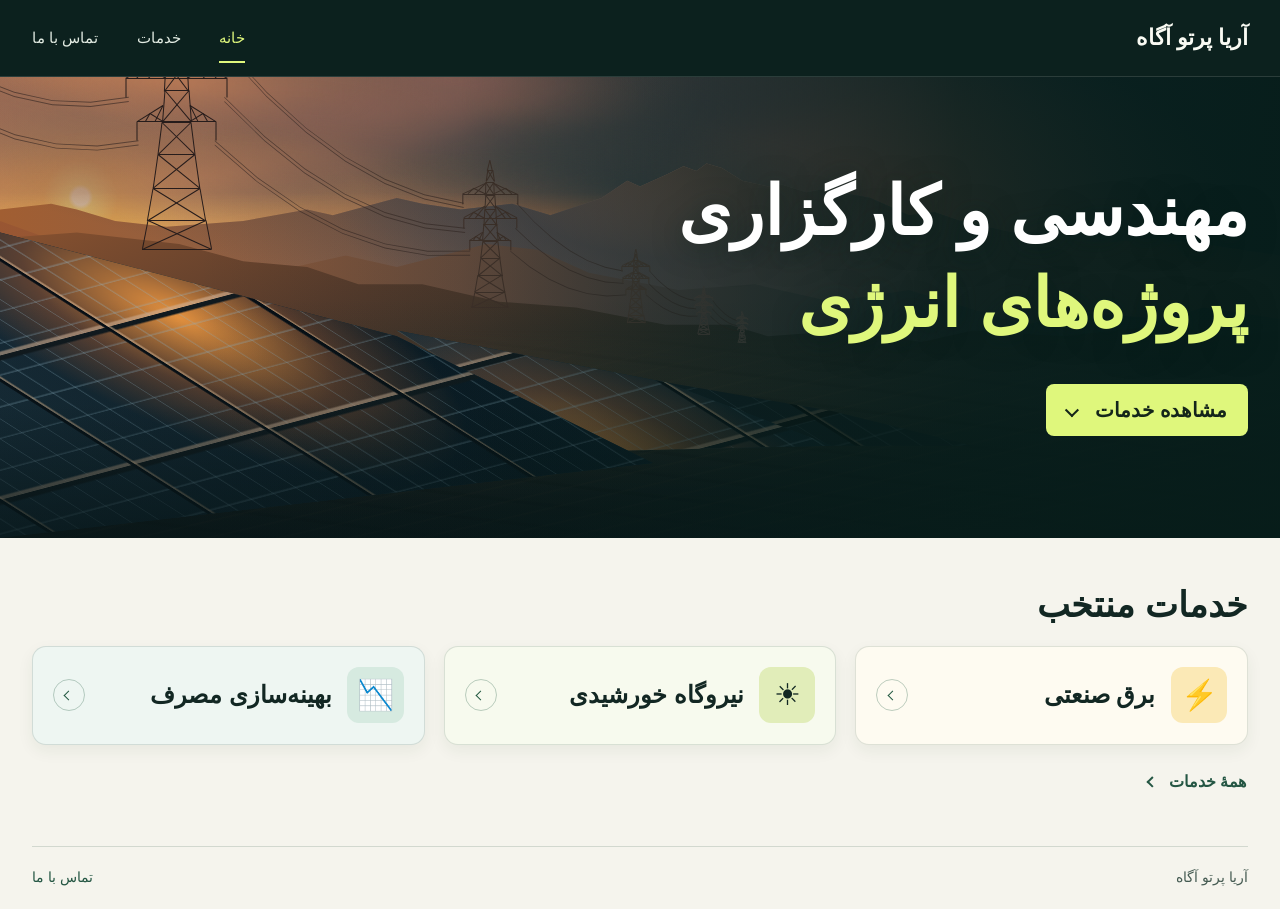
<file: index.html>
<!doctype html>
<html lang="fa" dir="rtl">
<head>
  <meta charset="utf-8">
  <meta name="viewport" content="width=device-width, initial-scale=1">
  <meta name="robots" content="noindex">
  <title>آریا پرتو آگاه | مهندسی و کارگزاری پروژه‌های انرژی</title>
  <meta name="description" content="خدمات آریا پرتو آگاه در برق صنعتی، نیروگاه خورشیدی، بهینه‌سازی مصرف و کارگزاری انرژی.">
  <link rel="stylesheet" href="site.css">
  <link rel="stylesheet" href="home.css">
</head>
<body class="home">
  <header class="site-header">
    <div class="wrap header-inner">
      <a class="brand" href="index.html">آریا پرتو آگاه</a>
      <nav aria-label="منوی اصلی">
        <a href="index.html" aria-current="page">خانه</a>
        <a href="services.html">خدمات</a>
        <a href="contact.html">تماس با ما</a>
      </nav>
    </div>
  </header>
  <main>
    <section class="home-hero" aria-labelledby="home-title">
      <div class="home-landscape" aria-hidden="true">
        <div class="landscape-scene">
          <div class="landscape-clouds"></div>
          <div class="landscape-ridge ridge-far"></div>
          <div class="landscape-ridge ridge-middle"></div>
          <div class="landscape-ridge ridge-near"></div>
          <div class="landscape-field"></div>
          <div class="landscape-wires">
            <i style="--cable:-7.67% 4.37%,-4.75% 8.98%,-1.83% 12.46%,1.09% 14.82%,4.01% 16.06%,6.93% 16.17%,9.85% 15.15%,9.85% 15.31%,6.93% 16.33%,4.01% 16.22%,1.09% 14.98%,-1.83% 12.62%,-4.75% 9.14%,-7.67% 4.53%"></i>
            <i style="--cable:-7.67% 5.10%,-4.75% 9.71%,-1.83% 13.19%,1.09% 15.55%,4.01% 16.79%,6.93% 16.90%,9.85% 15.88%,9.85% 16.04%,6.93% 17.06%,4.01% 16.95%,1.09% 15.71%,-1.83% 13.35%,-4.75% 9.87%,-7.67% 5.26%"></i>
            <i style="--cable:-7.86% 11.36%,-4.87% 16.25%,-1.88% 19.99%,1.11% 22.58%,4.09% 24.02%,7.08% 24.31%,10.06% 23.45%,10.06% 23.61%,7.08% 24.47%,4.09% 24.18%,1.11% 22.74%,-1.88% 20.15%,-4.87% 16.41%,-7.86% 11.52%"></i>
            <i style="--cable:-7.86% 12.09%,-4.87% 16.98%,-1.88% 20.72%,1.11% 23.31%,4.09% 24.75%,7.08% 25.04%,10.06% 24.18%,10.06% 24.34%,7.08% 25.20%,4.09% 24.91%,1.11% 23.47%,-1.88% 20.88%,-4.87% 17.14%,-7.86% 12.25%"></i>
            <i style="--cable:-8.48% 17.73%,-5.27% 23.04%,-2.05% 27.11%,1.17% 29.94%,4.38% 31.53%,7.60% 31.89%,10.82% 31.00%,10.82% 31.16%,7.60% 32.05%,4.38% 31.69%,1.17% 30.10%,-2.05% 27.27%,-5.27% 23.20%,-8.48% 17.89%"></i>
            <i style="--cable:-8.48% 18.46%,-5.27% 23.77%,-2.05% 27.84%,1.17% 30.67%,4.38% 32.27%,7.60% 32.62%,10.82% 31.73%,10.82% 31.89%,7.60% 32.78%,4.38% 32.43%,1.17% 30.83%,-2.05% 28.00%,-5.27% 23.93%,-8.48% 18.62%"></i>
            <i style="--cable:17.75% 15.15%,20.83% 22.57%,23.91% 28.79%,26.99% 33.83%,30.07% 37.68%,33.15% 40.35%,36.23% 41.83%,36.23% 41.99%,33.15% 40.51%,30.07% 37.84%,26.99% 33.99%,23.91% 28.95%,20.83% 22.73%,17.75% 15.31%"></i>
            <i style="--cable:17.75% 15.89%,20.83% 23.30%,23.91% 29.52%,26.99% 34.56%,30.07% 38.42%,33.15% 41.09%,36.23% 42.57%,36.23% 42.73%,33.15% 41.25%,30.07% 38.58%,26.99% 34.72%,23.91% 29.68%,20.83% 23.46%,17.75% 16.05%"></i>
            <i style="--cable:17.53% 23.44%,20.67% 30.25%,23.80% 35.85%,26.94% 40.25%,30.07% 43.43%,33.21% 45.41%,36.34% 46.18%,36.34% 46.34%,33.21% 45.57%,30.07% 43.59%,26.94% 40.41%,23.80% 36.01%,20.67% 30.41%,17.53% 23.60%"></i>
            <i style="--cable:17.53% 24.18%,20.67% 30.99%,23.80% 36.59%,26.94% 40.98%,30.07% 44.17%,33.21% 46.15%,36.34% 46.92%,36.34% 47.08%,33.21% 46.31%,30.07% 44.33%,26.94% 41.14%,23.80% 36.75%,20.67% 31.15%,17.53% 24.34%"></i>
            <i style="--cable:16.78% 31.00%,20.11% 37.40%,23.43% 42.51%,26.76% 46.34%,30.08% 48.89%,33.41% 50.16%,36.73% 50.15%,36.73% 50.31%,33.41% 50.32%,30.08% 49.05%,26.76% 46.50%,23.43% 42.67%,20.11% 37.56%,16.78% 31.16%"></i>
            <i style="--cable:16.78% 31.74%,20.11% 38.13%,23.43% 43.24%,26.76% 47.07%,30.08% 49.62%,33.41% 50.89%,36.73% 50.88%,36.73% 51.04%,33.41% 51.05%,30.08% 49.78%,26.76% 47.23%,23.43% 43.40%,20.11% 38.29%,16.78% 31.90%"></i>
            <i style="--cable:40.37% 41.83%,41.75% 45.12%,43.14% 47.88%,44.52% 50.10%,45.90% 51.80%,47.28% 52.96%,48.66% 53.59%,48.66% 53.75%,47.28% 53.12%,45.90% 51.96%,44.52% 50.26%,43.14% 48.04%,41.75% 45.28%,40.37% 41.99%"></i>
            <i style="--cable:40.26% 46.18%,41.67% 49.14%,43.08% 51.55%,44.49% 53.42%,45.90% 54.74%,47.31% 55.52%,48.72% 55.75%,48.72% 55.91%,47.31% 55.68%,45.90% 54.90%,44.49% 53.58%,43.08% 51.71%,41.67% 49.30%,40.26% 46.34%"></i>
            <i style="--cable:39.87% 50.15%,41.37% 52.87%,42.88% 55.00%,44.39% 56.56%,45.90% 57.53%,47.41% 57.93%,48.92% 57.74%,48.92% 57.90%,47.41% 58.09%,45.90% 57.69%,44.39% 56.72%,42.88% 55.16%,41.37% 53.03%,39.87% 50.31%"></i>
            <i style="--cable:50.74% 53.58%,51.33% 55.02%,51.93% 56.22%,52.53% 57.19%,53.13% 57.94%,53.73% 58.45%,54.33% 58.73%,54.33% 58.89%,53.73% 58.61%,53.13% 58.10%,52.53% 57.35%,51.93% 56.38%,51.33% 55.18%,50.74% 53.74%"></i>
            <i style="--cable:50.68% 55.76%,51.29% 57.08%,51.91% 58.17%,52.52% 59.02%,53.13% 59.63%,53.75% 60.01%,54.37% 60.15%,54.37% 60.31%,53.75% 60.17%,53.13% 59.79%,52.52% 59.18%,51.91% 58.33%,51.29% 57.24%,50.68% 55.92%"></i>
            <i style="--cable:50.48% 57.74%,51.15% 59.00%,51.82% 60.01%,52.49% 60.75%,53.15% 61.24%,53.82% 61.47%,54.49% 61.44%,54.49% 61.60%,53.82% 61.63%,53.15% 61.40%,52.49% 60.91%,51.82% 60.17%,51.15% 59.16%,50.48% 57.90%"></i>
            <i style="--cable:55.68% 58.73%,55.99% 59.62%,56.31% 60.38%,56.62% 61.02%,56.94% 61.54%,57.25% 61.94%,57.57% 62.22%,57.57% 62.38%,57.25% 62.10%,56.94% 61.70%,56.62% 61.18%,56.31% 60.54%,55.99% 59.78%,55.68% 58.89%"></i>
            <i style="--cable:55.64% 60.15%,55.97% 60.96%,56.29% 61.65%,56.62% 62.20%,56.94% 62.64%,57.27% 62.94%,57.60% 63.12%,57.60% 63.28%,57.27% 63.10%,56.94% 62.80%,56.62% 62.36%,56.29% 61.81%,55.97% 61.12%,55.64% 60.31%"></i>
            <i style="--cable:55.51% 61.45%,55.87% 62.21%,56.23% 62.84%,56.59% 63.32%,56.95% 63.67%,57.31% 63.88%,57.67% 63.95%,57.67% 64.11%,57.31% 64.04%,56.95% 63.83%,56.59% 63.48%,56.23% 63.00%,55.87% 62.37%,55.51% 61.61%"></i>
          </div>
            <div class="landscape-tower" style="--left:9.54%;--top:1.01%;--width:8.53%;--stroke:1px;--ink:#261c1b">
              <i></i><i></i><i></i><i></i><i></i><i></i><i></i><i></i><i></i><i></i>
              <i></i><i></i><i></i><i></i><i></i><i></i><i></i><i></i><i></i><i></i>
              <i></i><i></i><i></i><i></i><i></i><i></i><i></i><i></i><i></i><i></i>
              <i></i><i></i><i></i><i></i><i></i><i></i><i></i><i></i><i></i><i></i>
              <i></i><i></i><i></i><i></i><i></i><i></i><i></i><i></i><i></i><i></i>
              <i></i><i></i><i></i><i></i><i></i><i></i><i></i><i></i><i></i><i></i>
              <i></i><i></i><i></i><i></i><i></i><i></i><i></i><i></i><i></i><i></i>
              <i></i><i></i><i></i><i></i><i></i><i></i><i></i><i></i><i></i><i></i>
              <i></i>
            </div>
            <div class="landscape-tower" style="--left:36.07%;--top:34.41%;--width:4.47%;--stroke:.65px;--ink:#423129">
              <i></i><i></i><i></i><i></i><i></i><i></i><i></i><i></i><i></i><i></i>
              <i></i><i></i><i></i><i></i><i></i><i></i><i></i><i></i><i></i><i></i>
              <i></i><i></i><i></i><i></i><i></i><i></i><i></i><i></i><i></i><i></i>
              <i></i><i></i><i></i><i></i><i></i><i></i><i></i><i></i><i></i><i></i>
              <i></i><i></i><i></i><i></i><i></i><i></i><i></i><i></i><i></i><i></i>
              <i></i><i></i><i></i><i></i><i></i><i></i><i></i><i></i><i></i><i></i>
              <i></i><i></i><i></i><i></i><i></i><i></i><i></i><i></i><i></i><i></i>
              <i></i><i></i><i></i><i></i><i></i><i></i><i></i><i></i><i></i><i></i>
              <i></i>
            </div>
            <div class="landscape-tower" style="--left:48.58%;--top:49.87%;--width:2.23%;--stroke:.65px;--ink:#4b3c34">
              <i></i><i></i><i></i><i></i><i></i><i></i><i></i><i></i><i></i><i></i>
              <i></i><i></i><i></i><i></i><i></i><i></i><i></i><i></i><i></i><i></i>
              <i></i><i></i><i></i><i></i><i></i><i></i><i></i><i></i><i></i><i></i>
              <i></i><i></i><i></i><i></i><i></i><i></i><i></i><i></i><i></i><i></i>
              <i></i><i></i><i></i><i></i><i></i><i></i><i></i><i></i><i></i><i></i>
              <i></i><i></i><i></i><i></i><i></i><i></i><i></i><i></i><i></i><i></i>
              <i></i><i></i><i></i><i></i><i></i><i></i><i></i><i></i><i></i><i></i>
              <i></i><i></i><i></i><i></i><i></i><i></i><i></i><i></i><i></i><i></i>
              <i></i>
            </div>
            <div class="landscape-tower" style="--left:54.27%;--top:56.31%;--width:1.46%;--stroke:.65px;--ink:#514440">
              <i></i><i></i><i></i><i></i><i></i><i></i><i></i><i></i><i></i><i></i>
              <i></i><i></i><i></i><i></i><i></i><i></i><i></i><i></i><i></i><i></i>
              <i></i><i></i><i></i><i></i><i></i><i></i><i></i><i></i><i></i><i></i>
              <i></i><i></i><i></i><i></i><i></i><i></i><i></i><i></i><i></i><i></i>
              <i></i><i></i><i></i><i></i><i></i><i></i><i></i><i></i><i></i><i></i>
              <i></i><i></i><i></i><i></i><i></i><i></i><i></i><i></i><i></i><i></i>
              <i></i><i></i><i></i><i></i><i></i><i></i><i></i><i></i><i></i><i></i>
              <i></i><i></i><i></i><i></i><i></i><i></i><i></i><i></i><i></i><i></i>
              <i></i>
            </div>
            <div class="landscape-tower" style="--left:57.53%;--top:60.68%;--width:0.93%;--stroke:.65px;--ink:#554945">
              <i></i><i></i><i></i><i></i><i></i><i></i><i></i><i></i><i></i><i></i>
              <i></i><i></i><i></i><i></i><i></i><i></i><i></i><i></i><i></i><i></i>
              <i></i><i></i><i></i><i></i><i></i><i></i><i></i><i></i><i></i><i></i>
              <i></i><i></i><i></i><i></i><i></i><i></i><i></i><i></i><i></i><i></i>
              <i></i><i></i><i></i><i></i><i></i><i></i><i></i><i></i><i></i><i></i>
              <i></i><i></i><i></i><i></i><i></i><i></i><i></i><i></i><i></i><i></i>
              <i></i><i></i><i></i><i></i><i></i><i></i><i></i><i></i><i></i><i></i>
              <i></i><i></i><i></i><i></i><i></i><i></i><i></i><i></i><i></i><i></i>
              <i></i>
            </div>
          <div class="landscape-array array-far"><div class="landscape-panels"></div></div>
          <div class="landscape-array array-middle"><div class="landscape-panels"></div></div>
          <div class="landscape-array array-front"><div class="landscape-panels"></div></div>
        </div>
      </div>
      <div class="wrap home-hero-inner">
        <h1 id="home-title">مهندسی و کارگزاری<br><span>پروژه‌های انرژی</span></h1>
        <a class="home-primary" href="#featured-services">مشاهده خدمات <span class="arrow" aria-hidden="true"></span></a>
      </div>
    </section>
    <section id="featured-services" class="wrap home-services" aria-labelledby="featured-title">
      <h2 id="featured-title">خدمات منتخب</h2>
      <div class="featured-list">
        <a class="feature-card feature-industrial" href="barq-sanati.html">
          <span class="service-symbol" aria-hidden="true">⚡</span>
          <strong>برق صنعتی</strong>
          <span class="card-action" aria-hidden="true"><span class="arrow"></span></span>
        </a>
        <a class="feature-card feature-solar" href="solar.html">
          <span class="service-symbol" aria-hidden="true">☀</span>
          <strong>نیروگاه خورشیدی</strong>
          <span class="card-action" aria-hidden="true"><span class="arrow"></span></span>
        </a>
        <a class="feature-card feature-efficiency" href="optimization.html">
          <span class="service-symbol" aria-hidden="true">📉</span>
          <strong>بهینه‌سازی مصرف</strong>
          <span class="card-action" aria-hidden="true"><span class="arrow"></span></span>
        </a>
      </div>
      <a class="all-link" href="services.html">همهٔ خدمات <span class="arrow" aria-hidden="true"></span></a>
    </section>
  </main>
  <footer class="wrap"><span>آریا پرتو آگاه</span><a href="contact.html">تماس با ما</a></footer>
</body>
</html>
</file>
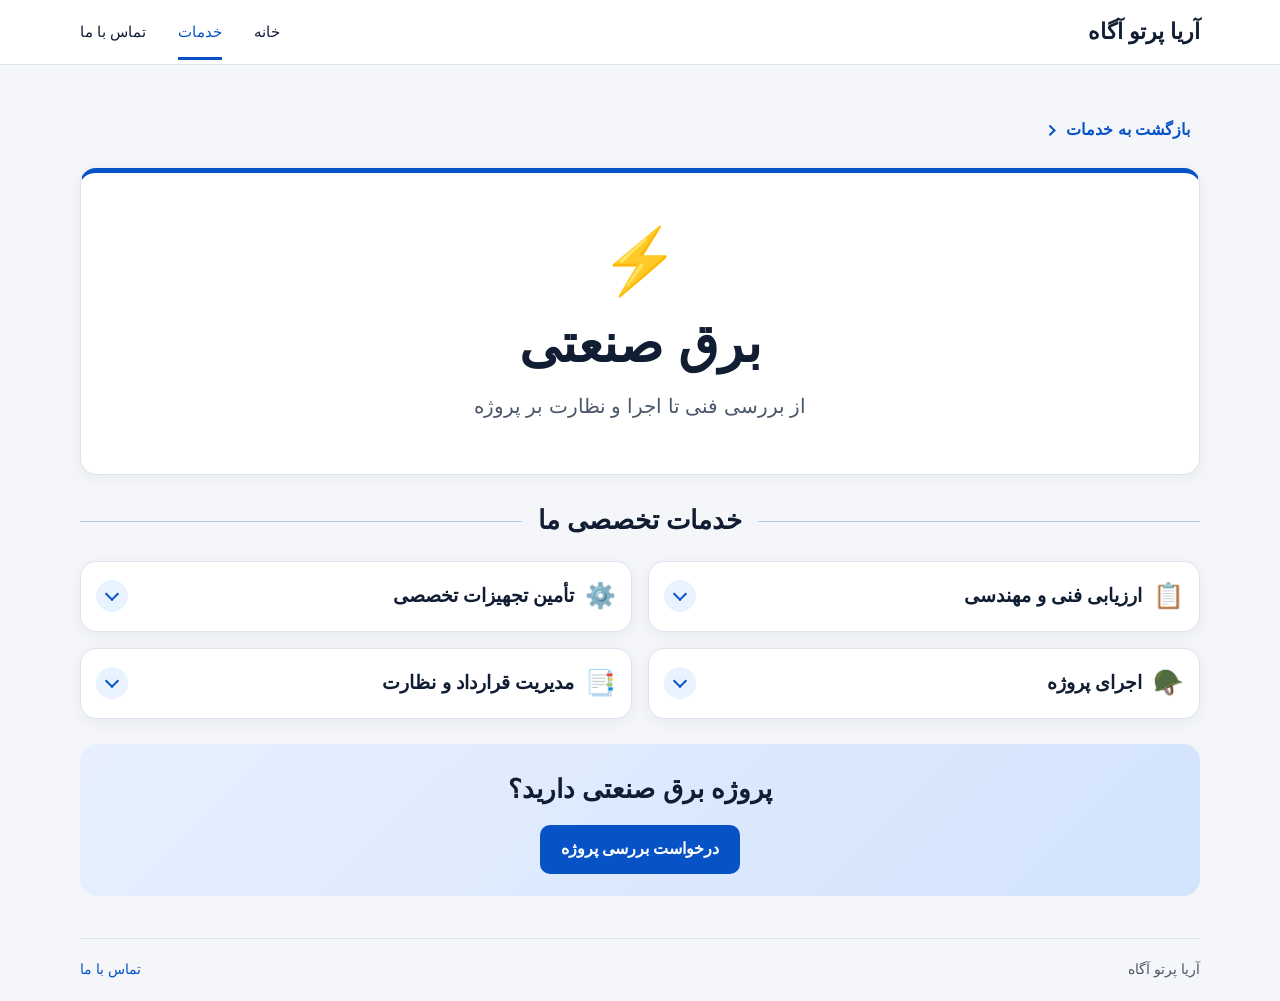
<file: barq-sanati.html>
<!doctype html>
<html lang="fa" dir="rtl">
<head>
  <meta charset="utf-8">
  <meta name="viewport" content="width=device-width, initial-scale=1">
  <meta name="robots" content="noindex">
  <title>برق صنعتی | آریا پرتو آگاه</title>
  <link rel="stylesheet" href="site.css">
</head>
<body class="">
  <header class="site-header"><div class="wrap header-inner"><a class="brand" href="index.html">آریا پرتو آگاه</a><nav aria-label="منوی اصلی"><a href="index.html">خانه</a><a href="services.html" aria-current="page">خدمات</a><a href="contact.html">تماس با ما</a></nav></div></header>
  <main class="wrap">
    <a class="back" href="services.html">بازگشت به خدمات <span class="arrow" aria-hidden="true"></span></a>
    <section class="hero">
      <span class="hero-icon" aria-hidden="true">⚡</span>
      <h1>برق صنعتی</h1>
      <p>از بررسی فنی تا اجرا و نظارت بر پروژه</p>
    </section>
    <h2 class="section-title">خدمات تخصصی ما</h2>
    <div class="industrial-grid">
      <details class="accordion">
        <summary><span class="icon" aria-hidden="true">📋</span><span>ارزیابی فنی و مهندسی</span><span class="arrow" aria-hidden="true"></span></summary>
        <ul>
          <li>بررسی نیازهای برق پروژه</li>
          <li>مقایسهٔ راهکارها از نظر هزینه، بازدهی و امکان اجرا</li>
          <li>پیشنهاد راهکار متناسب با شرایط پروژه</li>
        </ul>
      </details>
      <details class="accordion">
        <summary><span class="icon" aria-hidden="true">⚙️</span><span>تأمین تجهیزات تخصصی</span><span class="arrow" aria-hidden="true"></span></summary>
        <ul>
          <li>بررسی مشخصات فنی تجهیزات موردنیاز پروژه</li>
          <li>تأمین مستقیم تجهیزات یا معرفی تأمین‌کنندهٔ مناسب، بسته به نیاز پروژه</li>
          <li>مقایسهٔ گزینه‌ها از نظر قیمت، زمان تحویل و شرایط ضمانت</li>
        </ul>
      </details>
      <details class="accordion">
        <summary><span class="icon" aria-hidden="true">🪖</span><span>اجرای پروژه</span><span class="arrow" aria-hidden="true"></span></summary>
        <ul>
          <li>بررسی دامنهٔ کار و شرایط محل پروژه</li>
          <li>اجرای مستقیم توسط آریا پرتو آگاه یا معرفی پیمانکار واجد صلاحیت، بسته به نیاز پروژه</li>
          <li>نصب، تست و راه‌اندازی تجهیزات برق صنعتی</li>
        </ul>
      </details>
      <details class="accordion">
        <summary><span class="icon" aria-hidden="true">📑</span><span>مدیریت قرارداد و نظارت</span><span class="arrow" aria-hidden="true"></span></summary>
        <ul>
          <li>تنظیم اسناد فنی قرارداد و مشخص‌کردن دامنهٔ کار و تعهدات طرفین</li>
          <li>پیگیری پیشرفت کار بر اساس مفاد قرارداد و برنامهٔ زمان‌بندی</li>
          <li>بررسی کیفیت اجرا و پیگیری رفع نواقص تا تحویل پروژه</li>
        </ul>
      </details>
    </div>
    <section class="cta">
      <h2>پروژه برق صنعتی دارید؟</h2>
      <a class="button" href="request.html?service=barq-sanati">درخواست بررسی پروژه</a>
    </section>
  </main>
  <footer class="wrap"><span>آریا پرتو آگاه</span><a href="contact.html">تماس با ما</a></footer>
</body>
</html>
</file>
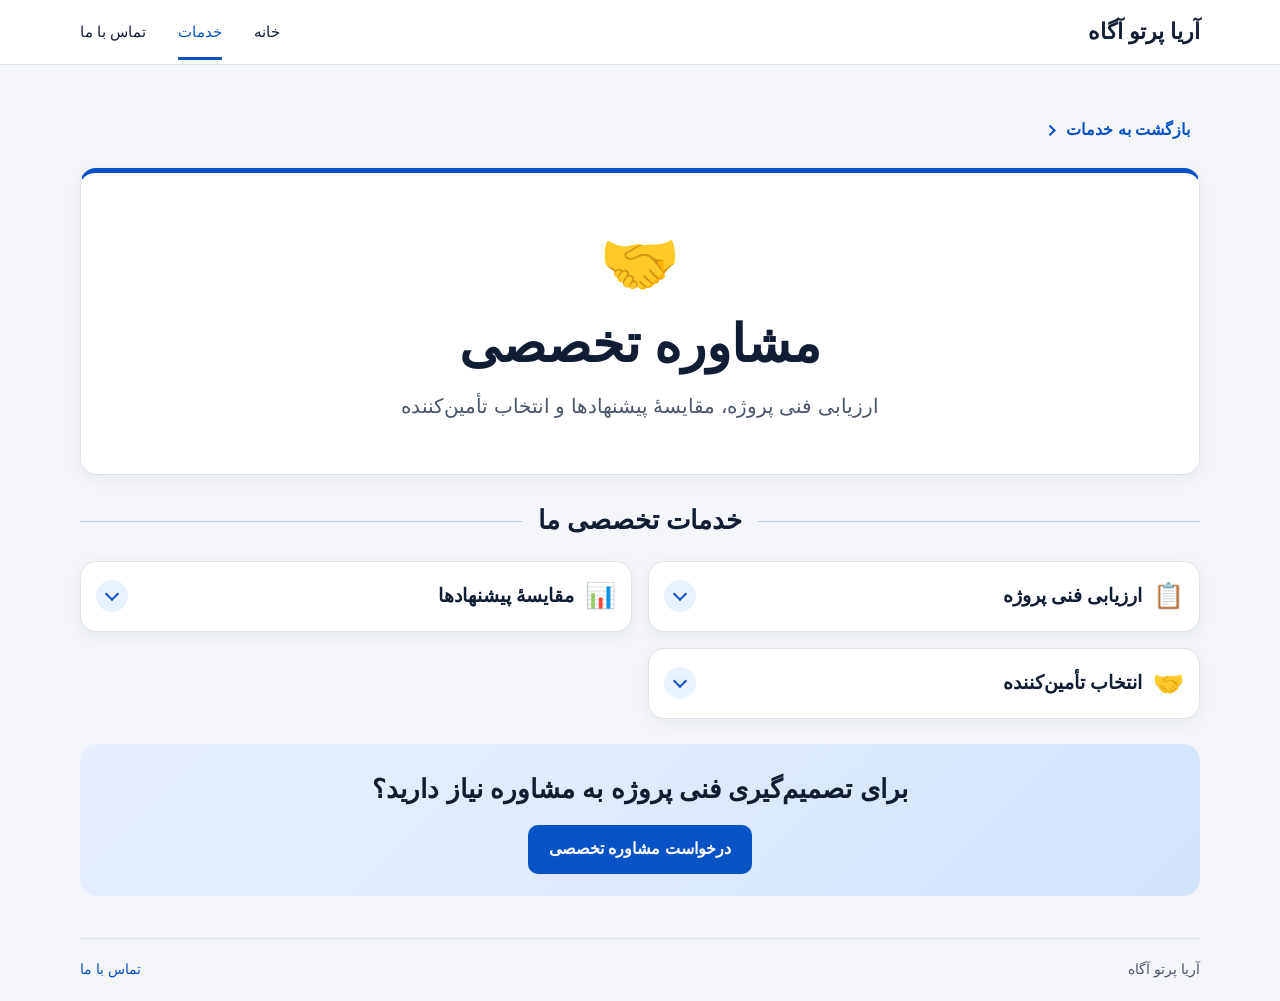
<file: consulting.html>
<!doctype html>
<html lang="fa" dir="rtl">
<head>
  <meta charset="utf-8">
  <meta name="viewport" content="width=device-width, initial-scale=1">
  <meta name="robots" content="noindex">
  <title>مشاوره تخصصی | آریا پرتو آگاه</title>
  <link rel="stylesheet" href="site.css">
</head>
<body class="">
  <header class="site-header"><div class="wrap header-inner"><a class="brand" href="index.html">آریا پرتو آگاه</a><nav aria-label="منوی اصلی"><a href="index.html">خانه</a><a href="services.html" aria-current="page">خدمات</a><a href="contact.html">تماس با ما</a></nav></div></header>
  <main class="wrap">
    <a class="back" href="services.html">بازگشت به خدمات <span class="arrow" aria-hidden="true"></span></a>
    <section class="hero">
      <span class="hero-icon" aria-hidden="true">🤝</span>
      <h1>مشاوره تخصصی</h1>
      <p>ارزیابی فنی پروژه، مقایسهٔ پیشنهادها و انتخاب تأمین‌کننده</p>
    </section>
    <h2 class="section-title">خدمات تخصصی ما</h2>
    <div class="industrial-grid">
      <details class="accordion">
        <summary><span class="icon" aria-hidden="true">📋</span><span>ارزیابی فنی پروژه</span><span class="arrow" aria-hidden="true"></span></summary>
        <ul>
          <li>بررسی نیازها و شرایط اجرایی پروژه</li>
          <li>بررسی نقشه‌ها، مشخصات تجهیزات و سایر مدارک فنی کارفرما</li>
          <li>تعیین معیارهای فنی برای ارزیابی راهکارها و تجهیزات</li>
        </ul>
      </details>
      <details class="accordion">
        <summary><span class="icon" aria-hidden="true">📊</span><span>مقایسهٔ پیشنهادها</span><span class="arrow" aria-hidden="true"></span></summary>
        <ul>
          <li>استعلام قیمت و دریافت پیشنهاد از تأمین‌کنندگان</li>
          <li>بررسی پیشنهادهایی که کارفرما دریافت کرده است</li>
          <li>مقایسهٔ گزینه‌ها از نظر انطباق با نیاز فنی، قیمت، زمان تحویل و شرایط ضمانت</li>
        </ul>
      </details>
      <details class="accordion">
        <summary><span class="icon" aria-hidden="true">🤝</span><span>انتخاب تأمین‌کننده</span><span class="arrow" aria-hidden="true"></span></summary>
        <ul>
          <li>بررسی سوابق، توان فنی و ظرفیت تأمین گزینه‌ها</li>
          <li>پیشنهاد تأمین‌کنندهٔ متناسب با نیاز و شرایط پروژه</li>
          <li>همراهی کارفرما در مذاکره و بررسی شرایط خرید</li>
        </ul>
      </details>
    </div>
    <section class="cta">
      <h2>برای تصمیم‌گیری فنی پروژه به مشاوره نیاز دارید؟</h2>
      <a class="button" href="request.html?service=consulting">درخواست مشاوره تخصصی</a>
    </section>
  </main>
  <footer class="wrap"><span>آریا پرتو آگاه</span><a href="contact.html">تماس با ما</a></footer>
</body>
</html>
</file>
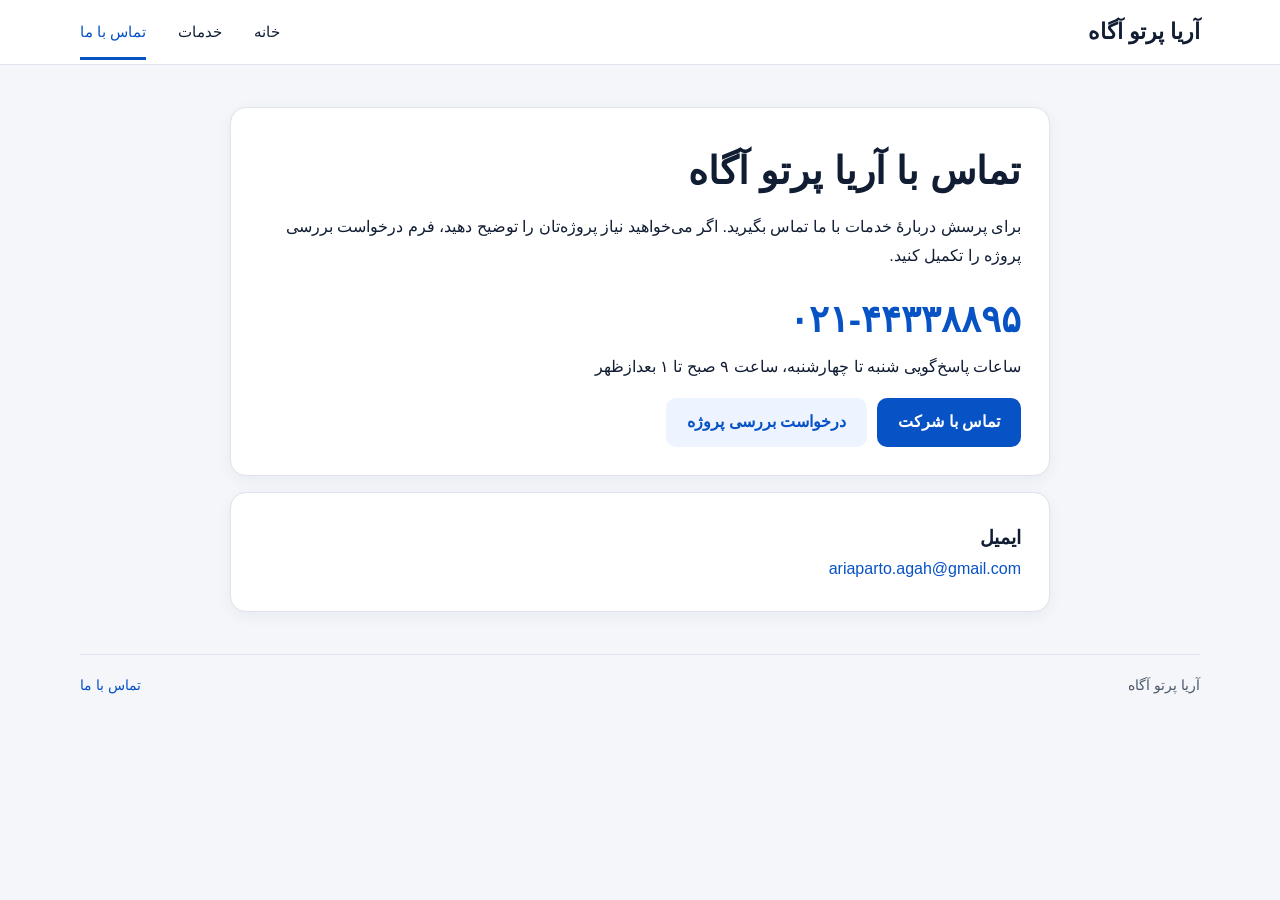
<file: contact.html>
<!doctype html>
<html lang="fa" dir="rtl">
<head>
  <meta charset="utf-8">
  <meta name="viewport" content="width=device-width, initial-scale=1">
  <meta name="robots" content="noindex">
  <title>تماس با آریا پرتو آگاه | تلفن و راه‌های ارتباطی</title>
  <meta name="description" content="شماره تلفن، ساعات پاسخ‌گویی، ایمیل و فرم درخواست بررسی پروژهٔ آریا پرتو آگاه.">
  <link rel="stylesheet" href="site.css">
</head>
<body class="">
  <header class="site-header"><div class="wrap header-inner"><a class="brand" href="index.html">آریا پرتو آگاه</a><nav aria-label="منوی اصلی"><a href="index.html">خانه</a><a href="services.html">خدمات</a><a href="contact.html" aria-current="page">تماس با ما</a></nav></div></header>
  <main class="wrap contact-page">
    <section class="form-panel" aria-labelledby="contact-title">
      <h1 id="contact-title">تماس با آریا پرتو آگاه</h1>
      <p>برای پرسش دربارهٔ خدمات با ما تماس بگیرید. اگر می‌خواهید نیاز پروژه‌تان را توضیح دهید، فرم درخواست بررسی پروژه را تکمیل کنید.</p>
      <a class="contact-number" dir="ltr" href="tel:+982144338895">۰۲۱-۴۴۳۳۸۸۹۵</a>
      <p>ساعات پاسخ‌گویی شنبه تا چهارشنبه، ساعت ۹ صبح تا ۱ بعدازظهر</p>
      <div class="contact-actions">
        <a class="button" href="tel:+982144338895">تماس با شرکت</a>
        <a class="button button-secondary" href="request.html">درخواست بررسی پروژه</a>
      </div>
    </section>
    <section class="form-panel" aria-labelledby="email-title">
      <h2 id="email-title">ایمیل</h2>
      <a class="contact-email" dir="ltr" href="mailto:ariaparto.agah@gmail.com">ariaparto.agah@gmail.com</a>
    </section>
  </main>
  <footer class="wrap"><span>آریا پرتو آگاه</span><a href="contact.html">تماس با ما</a></footer>
</body>
</html>
</file>
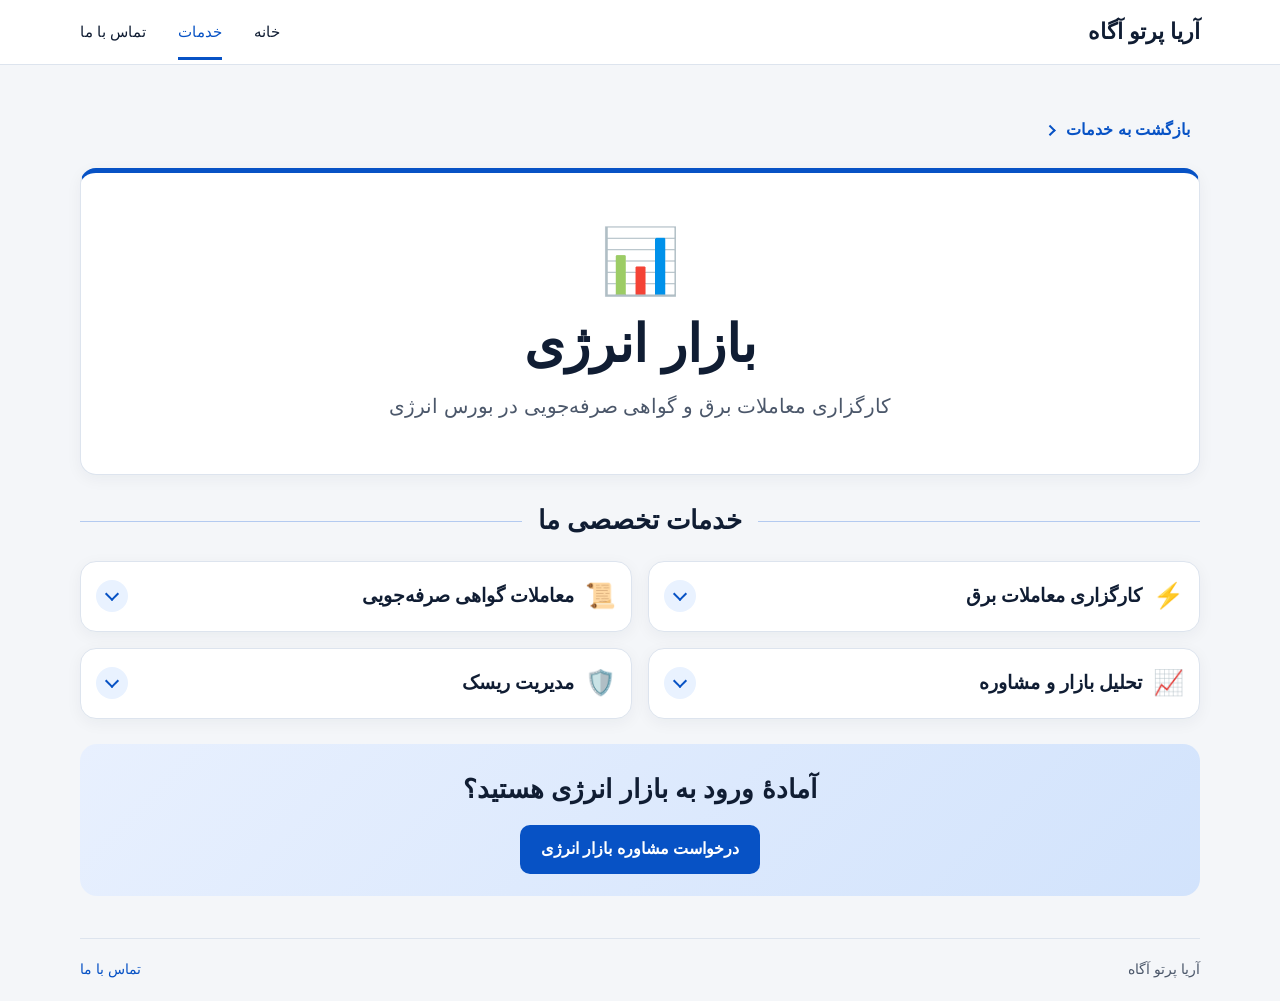
<file: energy-market.html>
<!doctype html>
<html lang="fa" dir="rtl">
<head>
  <meta charset="utf-8">
  <meta name="viewport" content="width=device-width, initial-scale=1">
  <meta name="robots" content="noindex">
  <title>بازار انرژی | آریا پرتو آگاه</title>
  <link rel="stylesheet" href="site.css">
</head>
<body class="">
  <header class="site-header"><div class="wrap header-inner"><a class="brand" href="index.html">آریا پرتو آگاه</a><nav aria-label="منوی اصلی"><a href="index.html">خانه</a><a href="services.html" aria-current="page">خدمات</a><a href="contact.html">تماس با ما</a></nav></div></header>
  <main class="wrap">
    <a class="back" href="services.html">بازگشت به خدمات <span class="arrow" aria-hidden="true"></span></a>
    <section class="hero">
      <span class="hero-icon" aria-hidden="true">📊</span>
      <h1>بازار انرژی</h1>
      <p>کارگزاری معاملات برق و گواهی صرفه‌جویی در بورس انرژی</p>
    </section>
    <h2 class="section-title">خدمات تخصصی ما</h2>
    <div class="industrial-grid">
      <details class="accordion">
        <summary><span class="icon" aria-hidden="true">⚡</span><span>کارگزاری معاملات برق</span><span class="arrow" aria-hidden="true"></span></summary>
        <ul>
          <li>بررسی گزینه‌های خرید یا فروش برق در بورس انرژی</li>
          <li>همراهی در انجام معامله و پیگیری تسویه‌حساب طبق ضوابط بورس</li>
        </ul>
      </details>
      <details class="accordion">
        <summary><span class="icon" aria-hidden="true">📜</span><span>معاملات گواهی صرفه‌جویی</span><span class="arrow" aria-hidden="true"></span></summary>
        <ul>
          <li>بررسی امکان تبدیل صرفه‌جویی انرژی به گواهی قابل معامله</li>
          <li>همراهی صنایع در عرضه و فروش گواهی در بورس انرژی</li>
        </ul>
      </details>
      <details class="accordion">
        <summary><span class="icon" aria-hidden="true">📈</span><span>تحلیل بازار و مشاوره</span><span class="arrow" aria-hidden="true"></span></summary>
        <ul>
          <li>ارائهٔ گزارش تحلیلی از روند قیمت‌ها و چشم‌انداز بازار</li>
          <li>بررسی زمان و شرایط مناسب خرید یا فروش با توجه به نیاز مشتری</li>
        </ul>
      </details>
      <details class="accordion">
        <summary><span class="icon" aria-hidden="true">🛡️</span><span>مدیریت ریسک</span><span class="arrow" aria-hidden="true"></span></summary>
        <ul>
          <li>بررسی اثر نوسان قیمت برق بر هزینهٔ خرید یا درآمد فروش</li>
          <li>بررسی ابزارهای موجود در بورس انرژی برای پوشش ریسک قیمت</li>
        </ul>
      </details>
    </div>
    <section class="cta">
      <h2>آمادهٔ ورود به بازار انرژی هستید؟</h2>
      <a class="button" href="request.html?service=energy-market">درخواست مشاوره بازار انرژی</a>
    </section>
  </main>
  <footer class="wrap"><span>آریا پرتو آگاه</span><a href="contact.html">تماس با ما</a></footer>
</body>
</html>
</file>
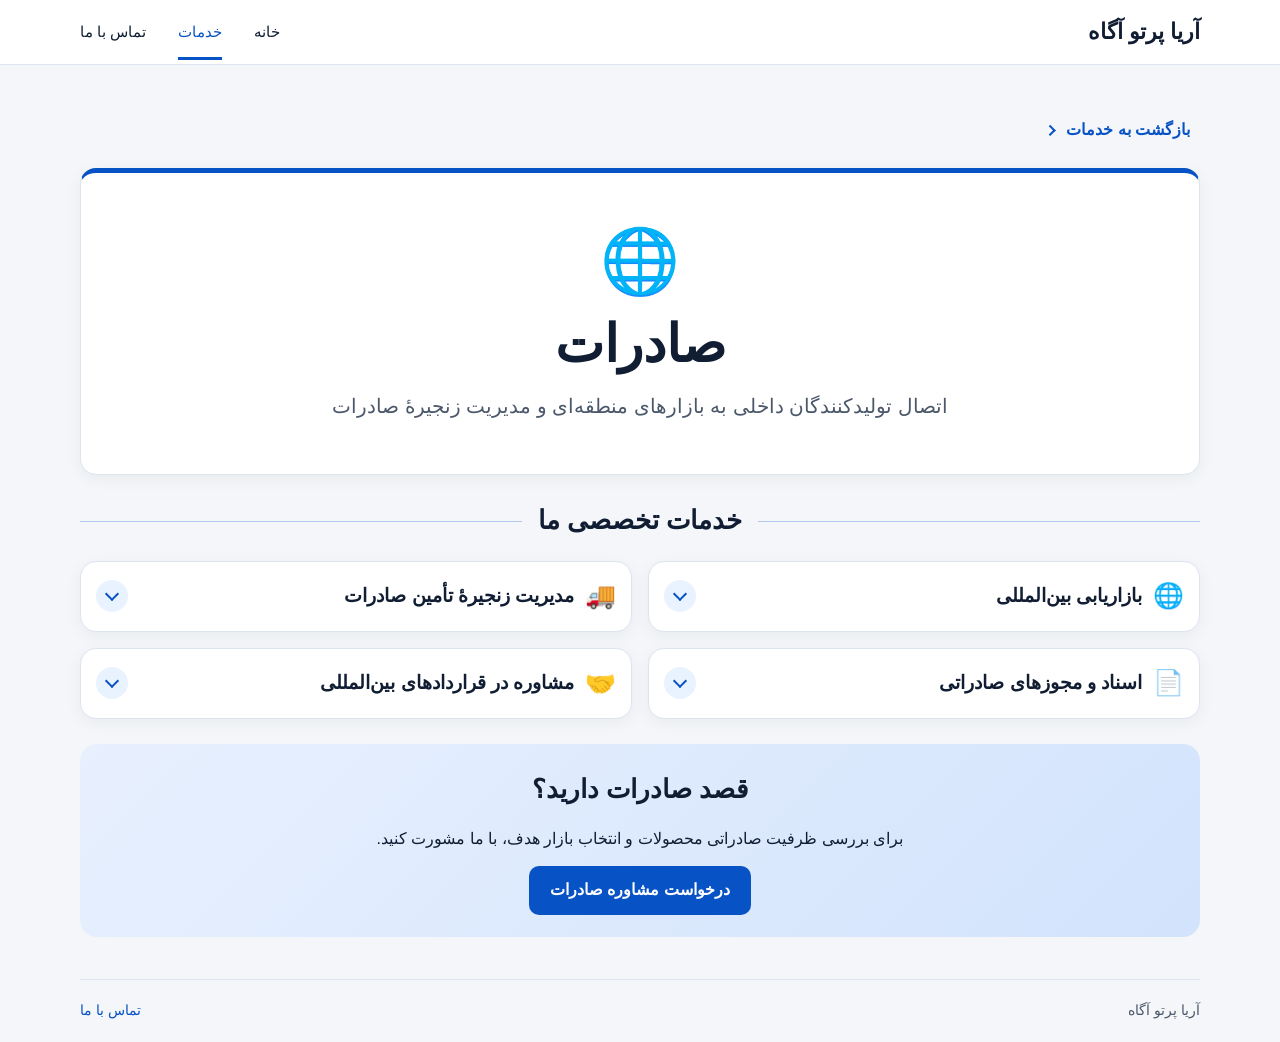
<file: export.html>
<!doctype html>
<html lang="fa" dir="rtl">
<head>
  <meta charset="utf-8">
  <meta name="viewport" content="width=device-width, initial-scale=1">
  <meta name="robots" content="noindex">
  <title>صادرات | آریا پرتو آگاه</title>
  <link rel="stylesheet" href="site.css">
</head>
<body class="">
  <header class="site-header"><div class="wrap header-inner"><a class="brand" href="index.html">آریا پرتو آگاه</a><nav aria-label="منوی اصلی"><a href="index.html">خانه</a><a href="services.html" aria-current="page">خدمات</a><a href="contact.html">تماس با ما</a></nav></div></header>
  <main class="wrap">
    <a class="back" href="services.html">بازگشت به خدمات <span class="arrow" aria-hidden="true"></span></a>
    <section class="hero">
      <span class="hero-icon" aria-hidden="true">🌐</span>
      <h1>صادرات</h1>
      <p>اتصال تولیدکنندگان داخلی به بازارهای منطقه‌ای و مدیریت زنجیرهٔ صادرات</p>
    </section>
    <h2 class="section-title">خدمات تخصصی ما</h2>
    <div class="industrial-grid">
      <details class="accordion">
        <summary><span class="icon" aria-hidden="true">🌐</span><span>بازاریابی بین‌المللی</span><span class="arrow" aria-hidden="true"></span></summary>
        <ul>
          <li>شناسایی بازارهای هدف در کشورهای منطقه</li>
          <li>معرفی محصولات و توانمندی‌های شما به خریداران و شرکای خارجی</li>
        </ul>
      </details>
      <details class="accordion">
        <summary><span class="icon" aria-hidden="true">🚚</span><span>مدیریت زنجیرهٔ تأمین صادرات</span><span class="arrow" aria-hidden="true"></span></summary>
        <ul>
          <li>هماهنگی حمل‌ونقل، ترخیص گمرکی و تحویل کالا به مقصد</li>
          <li>بررسی گزینه‌های حمل و تحویل از نظر هزینه و ریسک</li>
        </ul>
      </details>
      <details class="accordion">
        <summary><span class="icon" aria-hidden="true">📄</span><span>اسناد و مجوزهای صادراتی</span><span class="arrow" aria-hidden="true"></span></summary>
        <ul>
          <li>شناسایی اسناد و مجوزهای موردنیاز برای صادرات</li>
          <li>همراهی در تهیهٔ مدارک و پیگیری اخذ مجوزها و گواهی مبدأ</li>
        </ul>
      </details>
      <details class="accordion">
        <summary><span class="icon" aria-hidden="true">🤝</span><span>مشاوره در قراردادهای بین‌المللی</span><span class="arrow" aria-hidden="true"></span></summary>
        <ul>
          <li>تدوین قراردادهای صادراتی متناسب با شرایط معامله</li>
          <li>بررسی مفاد قرارداد با توجه به قوانین و رویه‌های تجارت بین‌المللی</li>
        </ul>
      </details>
    </div>
    <section class="cta">
      <h2>قصد صادرات دارید؟</h2>
      <p>برای بررسی ظرفیت صادراتی محصولات و انتخاب بازار هدف، با ما مشورت کنید.</p>
      <a class="button" href="request.html?service=export">درخواست مشاوره صادرات</a>
    </section>
  </main>
  <footer class="wrap"><span>آریا پرتو آگاه</span><a href="contact.html">تماس با ما</a></footer>
</body>
</html>
</file>
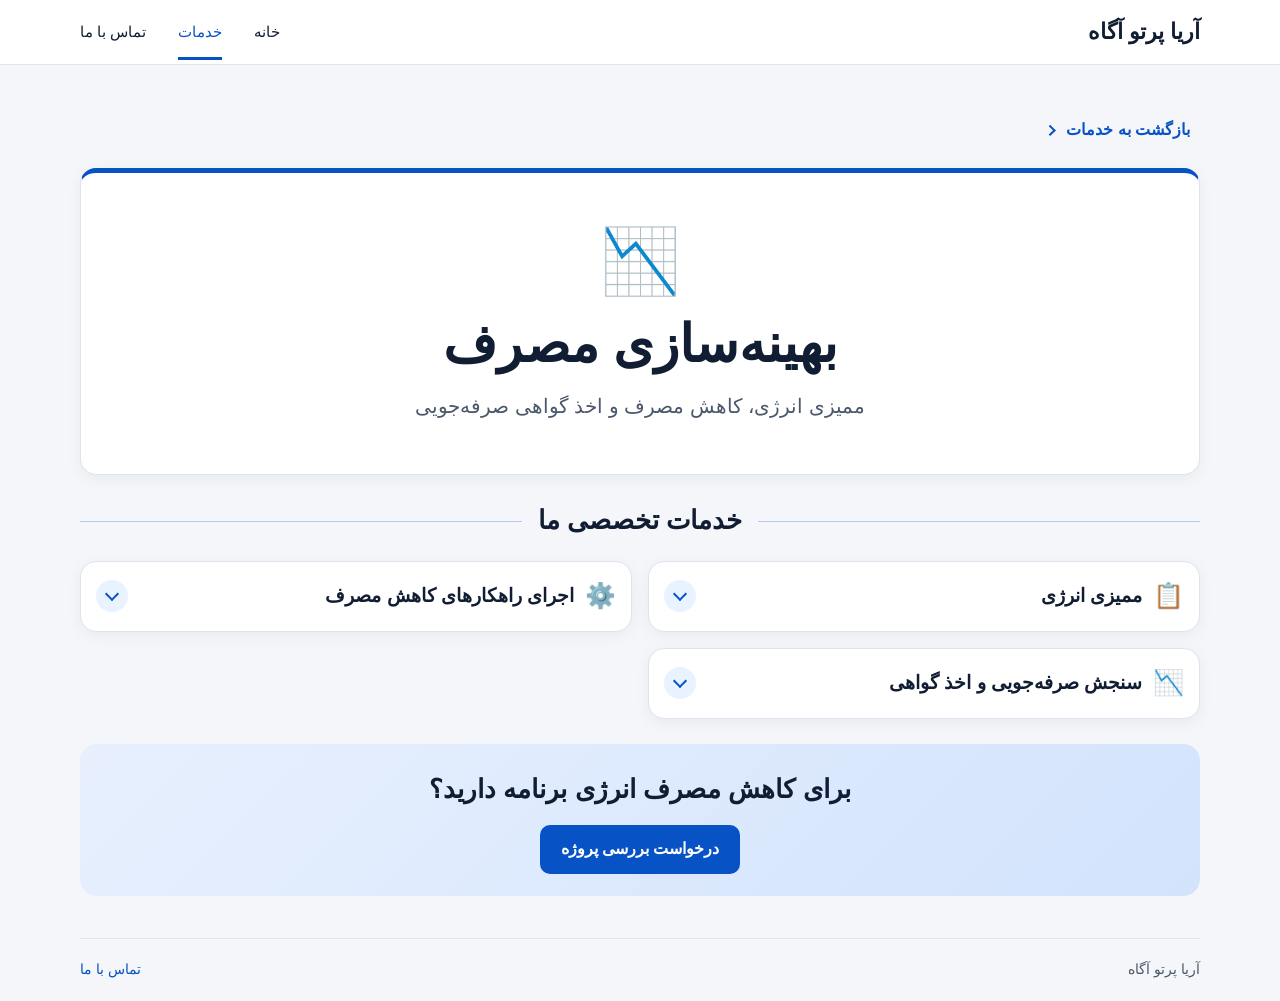
<file: optimization.html>
<!doctype html>
<html lang="fa" dir="rtl">
<head>
  <meta charset="utf-8">
  <meta name="viewport" content="width=device-width, initial-scale=1">
  <meta name="robots" content="noindex">
  <title>بهینه‌سازی مصرف | آریا پرتو آگاه</title>
  <link rel="stylesheet" href="site.css">
</head>
<body class="">
  <header class="site-header"><div class="wrap header-inner"><a class="brand" href="index.html">آریا پرتو آگاه</a><nav aria-label="منوی اصلی"><a href="index.html">خانه</a><a href="services.html" aria-current="page">خدمات</a><a href="contact.html">تماس با ما</a></nav></div></header>
  <main class="wrap">
    <a class="back" href="services.html">بازگشت به خدمات <span class="arrow" aria-hidden="true"></span></a>
    <section class="hero">
      <span class="hero-icon" aria-hidden="true">📉</span>
      <h1>بهینه‌سازی مصرف</h1>
      <p>ممیزی انرژی، کاهش مصرف و اخذ گواهی صرفه‌جویی</p>
    </section>
    <h2 class="section-title">خدمات تخصصی ما</h2>
    <div class="industrial-grid">
      <details class="accordion">
        <summary><span class="icon" aria-hidden="true">📋</span><span>ممیزی انرژی</span><span class="arrow" aria-hidden="true"></span></summary>
        <ul>
          <li>بررسی قبض‌ها و سوابق مصرف انرژی</li>
          <li>بازدید از محل، بررسی تجهیزات و اندازه‌گیری مصرف</li>
          <li>شناسایی بخش‌های پرمصرف و فرصت‌های صرفه‌جویی</li>
        </ul>
      </details>
      <details class="accordion">
        <summary><span class="icon" aria-hidden="true">⚙️</span><span>اجرای راهکارهای کاهش مصرف</span><span class="arrow" aria-hidden="true"></span></summary>
        <ul>
          <li>اولویت‌بندی راهکارهای پیشنهادی بر اساس میزان صرفه‌جویی، هزینه و امکان اجرا</li>
          <li>اجرای مستقیم راهکارهای منتخب توسط تیم تخصصی آریا پرتو آگاه یا معرفی پیمانکار مناسب، متناسب با پروژه</li>
        </ul>
      </details>
      <details class="accordion">
        <summary><span class="icon" aria-hidden="true">📉</span><span>سنجش صرفه‌جویی و اخذ گواهی</span><span class="arrow" aria-hidden="true"></span></summary>
        <ul>
          <li>اندازه‌گیری مصرف انرژی پس از اجرای راهکارها و مقایسه با مصرف مبنا</li>
          <li>محاسبه و مستندسازی میزان صرفه‌جویی حاصل</li>
          <li>تهیهٔ مستندات و پیگیری فرایند اخذ گواهی صرفه‌جویی</li>
        </ul>
      </details>
    </div>
    <section class="cta">
      <h2>برای کاهش مصرف انرژی برنامه دارید؟</h2>
      <a class="button" href="request.html?service=optimization">درخواست بررسی پروژه</a>
    </section>
  </main>
  <footer class="wrap"><span>آریا پرتو آگاه</span><a href="contact.html">تماس با ما</a></footer>
</body>
</html>
</file>
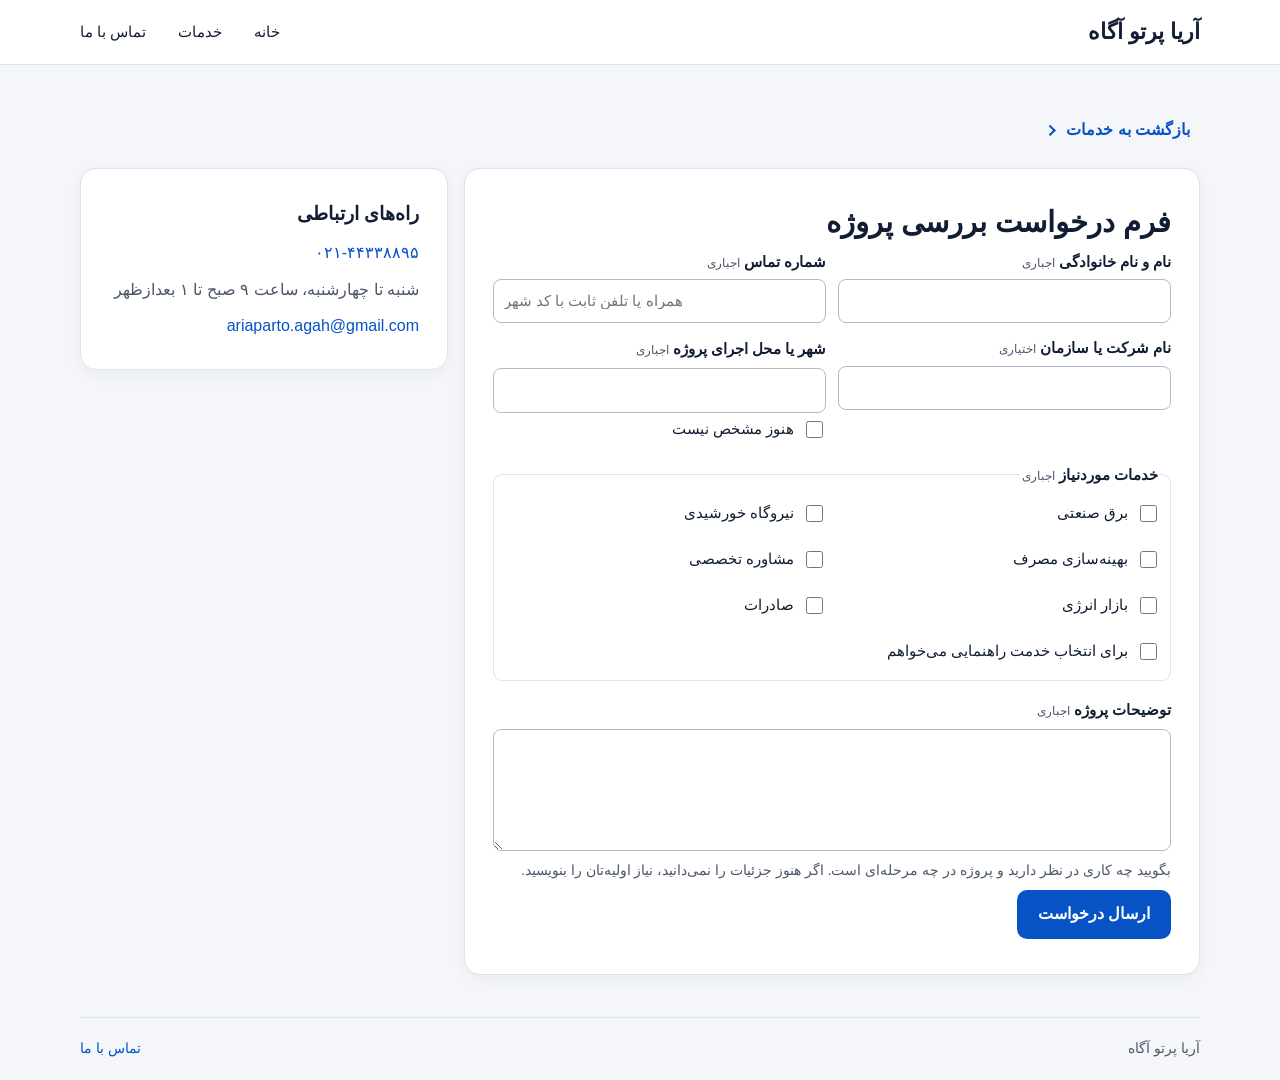
<file: request.html>
<!doctype html>
<html lang="fa" dir="rtl">
<head>
  <meta charset="utf-8">
  <meta name="viewport" content="width=device-width, initial-scale=1">
  <meta name="robots" content="noindex">
  <title>فرم درخواست بررسی پروژه | آریا پرتو آگاه</title>
  <link rel="stylesheet" href="site.css">
</head>
<body class="">
  <header class="site-header"><div class="wrap header-inner"><a class="brand" href="index.html">آریا پرتو آگاه</a><nav aria-label="منوی اصلی"><a href="index.html">خانه</a><a href="services.html">خدمات</a><a href="contact.html">تماس با ما</a></nav></div></header>
  <main class="wrap">
    <a class="back" href="index.html#featured-services">بازگشت به خدمات <span class="arrow" aria-hidden="true"></span></a>
    <div class="request-layout">
      <section class="form-panel">
        <h1>فرم درخواست بررسی پروژه</h1>
        <form id="request-form">
          <div class="fields">
            <label>نام و نام خانوادگی <small>اجباری</small><input name="name" autocomplete="name" required></label>
            <label>شماره تماس <small>اجباری</small><input type="tel" name="phone" autocomplete="tel" placeholder="همراه یا تلفن ثابت با کد شهر" required></label>
            <label>نام شرکت یا سازمان <small>اختیاری</small><input name="company" autocomplete="organization"></label>
            <div><label for="city">شهر یا محل اجرای پروژه <small>اجباری</small></label><input id="city" name="city" required><label class="choice"><input type="checkbox" name="city-unknown">هنوز مشخص نیست</label></div>
          </div>
          <fieldset>
            <legend>خدمات موردنیاز <small>اجباری</small></legend>
            <div class="choices">
              <label class="choice"><input type="checkbox" name="service" value="barq-sanati">برق صنعتی</label>
              <label class="choice"><input type="checkbox" name="service" value="solar">نیروگاه خورشیدی</label>
              <label class="choice"><input type="checkbox" name="service" value="optimization">بهینه‌سازی مصرف</label>
              <label class="choice"><input type="checkbox" name="service" value="consulting">مشاوره تخصصی</label>
              <label class="choice"><input type="checkbox" name="service" value="energy-market">بازار انرژی</label>
              <label class="choice"><input type="checkbox" name="service" value="export">صادرات</label>
              <label class="choice"><input type="checkbox" name="service" value="guidance">برای انتخاب خدمت راهنمایی می‌خواهم</label>
            </div>
            <p id="service-error" class="error" role="alert" hidden>حداقل یک خدمت یا گزینهٔ راهنمایی را انتخاب کنید.</p>
          </fieldset>
          <label>توضیحات پروژه <small>اجباری</small><textarea name="description" rows="4" required></textarea></label>
          <p class="hint">بگویید چه کاری در نظر دارید و پروژه در چه مرحله‌ای است. اگر هنوز جزئیات را نمی‌دانید، نیاز اولیه‌تان را بنویسید.</p>
          <button class="button" type="submit" disabled>ارسال درخواست</button>
          <p id="status" class="status" role="status"></p>
        </form>
      </section>
      <aside class="form-panel contact">
        <h2>راه‌های ارتباطی</h2>
        <p><a class="contact-email" dir="ltr" href="tel:+982144338895">۰۲۱-۴۴۳۳۸۸۹۵</a></p>
        <p>شنبه تا چهارشنبه، ساعت ۹ صبح تا ۱ بعدازظهر</p>
        <p><a class="contact-email" dir="ltr" href="mailto:ariaparto.agah@gmail.com">ariaparto.agah@gmail.com</a></p>
      </aside>
    </div>
    <script src="request.js"></script>
  </main>
  <footer class="wrap"><span>آریا پرتو آگاه</span><a href="contact.html">تماس با ما</a></footer>
</body>
</html>
</file>
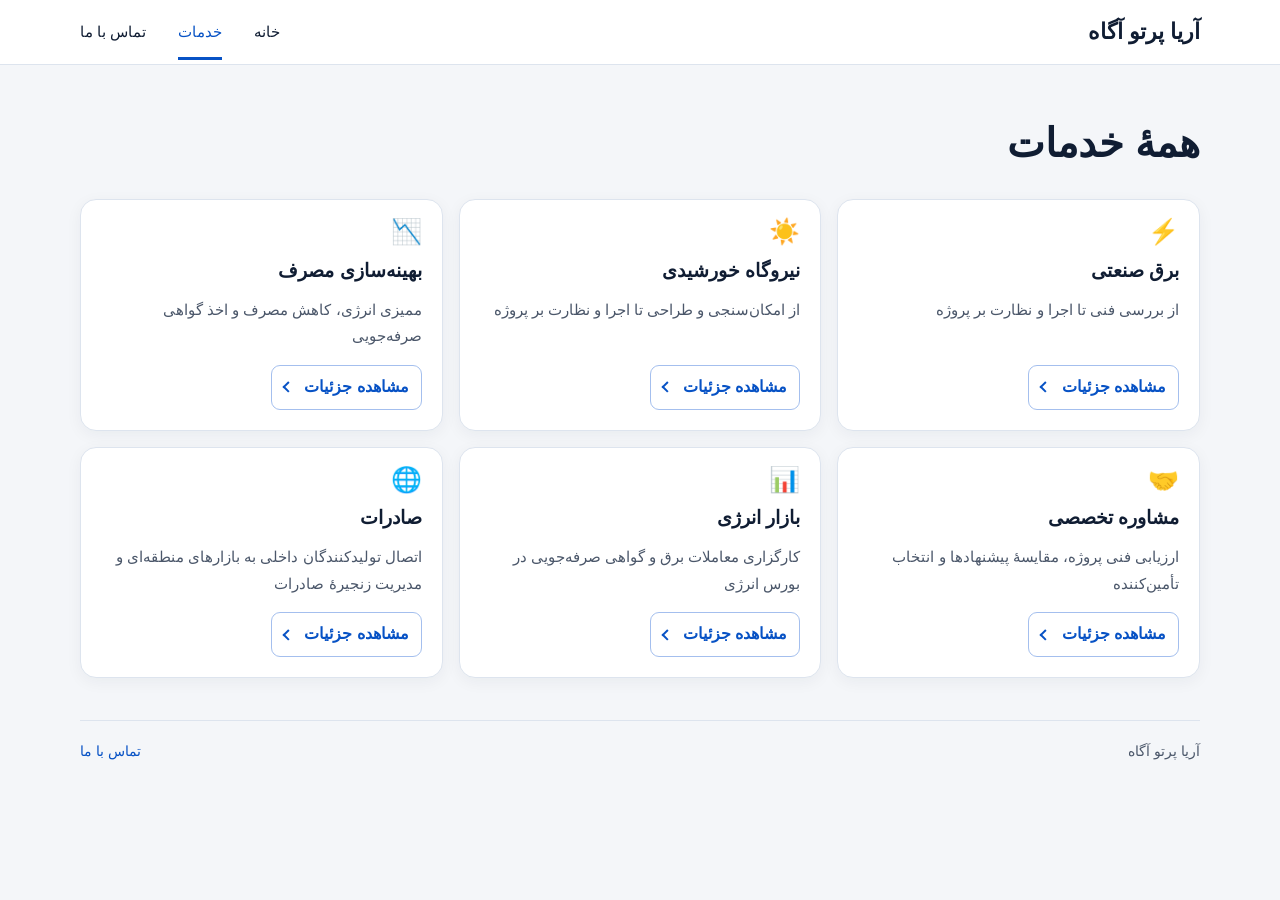
<file: services.html>
<!doctype html>
<html lang="fa" dir="rtl">
<head>
  <meta charset="utf-8">
  <meta name="viewport" content="width=device-width, initial-scale=1">
  <meta name="robots" content="noindex">
  <title>همهٔ خدمات | آریا پرتو آگاه</title>
  <link rel="stylesheet" href="site.css">
</head>
<body class="">
  <header class="site-header"><div class="wrap header-inner"><a class="brand" href="index.html">آریا پرتو آگاه</a><nav aria-label="منوی اصلی"><a href="index.html">خانه</a><a href="services.html" aria-current="page">خدمات</a><a href="contact.html">تماس با ما</a></nav></div></header>
  <main class="wrap">
    <h1 class="page-title">همهٔ خدمات</h1>
    <div class="services-grid">
      <article class="service-card">
        <span class="icon" aria-hidden="true">⚡</span>
        <h2>برق صنعتی</h2>
        <p>از بررسی فنی تا اجرا و نظارت بر پروژه</p>
        <a class="details-link" href="barq-sanati.html" aria-label="مشاهده جزئیات برق صنعتی">مشاهده جزئیات <span class="arrow" aria-hidden="true"></span></a>
      </article>
      <article class="service-card">
        <span class="icon" aria-hidden="true">☀️</span>
        <h2>نیروگاه خورشیدی</h2>
        <p>از امکان‌سنجی و طراحی تا اجرا و نظارت بر پروژه</p>
        <a class="details-link" href="solar.html" aria-label="مشاهده جزئیات نیروگاه خورشیدی">مشاهده جزئیات <span class="arrow" aria-hidden="true"></span></a>
      </article>
      <article class="service-card">
        <span class="icon" aria-hidden="true">📉</span>
        <h2>بهینه‌سازی مصرف</h2>
        <p>ممیزی انرژی، کاهش مصرف و اخذ گواهی صرفه‌جویی</p>
        <a class="details-link" href="optimization.html" aria-label="مشاهده جزئیات بهینه‌سازی مصرف">مشاهده جزئیات <span class="arrow" aria-hidden="true"></span></a>
      </article>
      <article class="service-card">
        <span class="icon" aria-hidden="true">🤝</span>
        <h2>مشاوره تخصصی</h2>
        <p>ارزیابی فنی پروژه، مقایسهٔ پیشنهادها و انتخاب تأمین‌کننده</p>
        <a class="details-link" href="consulting.html" aria-label="مشاهده جزئیات مشاوره تخصصی">مشاهده جزئیات <span class="arrow" aria-hidden="true"></span></a>
      </article>
      <article class="service-card">
        <span class="icon" aria-hidden="true">📊</span>
        <h2>بازار انرژی</h2>
        <p>کارگزاری معاملات برق و گواهی صرفه‌جویی در بورس انرژی</p>
        <a class="details-link" href="energy-market.html" aria-label="مشاهده جزئیات بازار انرژی">مشاهده جزئیات <span class="arrow" aria-hidden="true"></span></a>
      </article>
      <article class="service-card">
        <span class="icon" aria-hidden="true">🌐</span>
        <h2>صادرات</h2>
        <p>اتصال تولیدکنندگان داخلی به بازارهای منطقه‌ای و مدیریت زنجیرهٔ صادرات</p>
        <a class="details-link" href="export.html" aria-label="مشاهده جزئیات صادرات">مشاهده جزئیات <span class="arrow" aria-hidden="true"></span></a>
      </article>
    </div>
  </main>
  <footer class="wrap"><span>آریا پرتو آگاه</span><a href="contact.html">تماس با ما</a></footer>
</body>
</html>
</file>
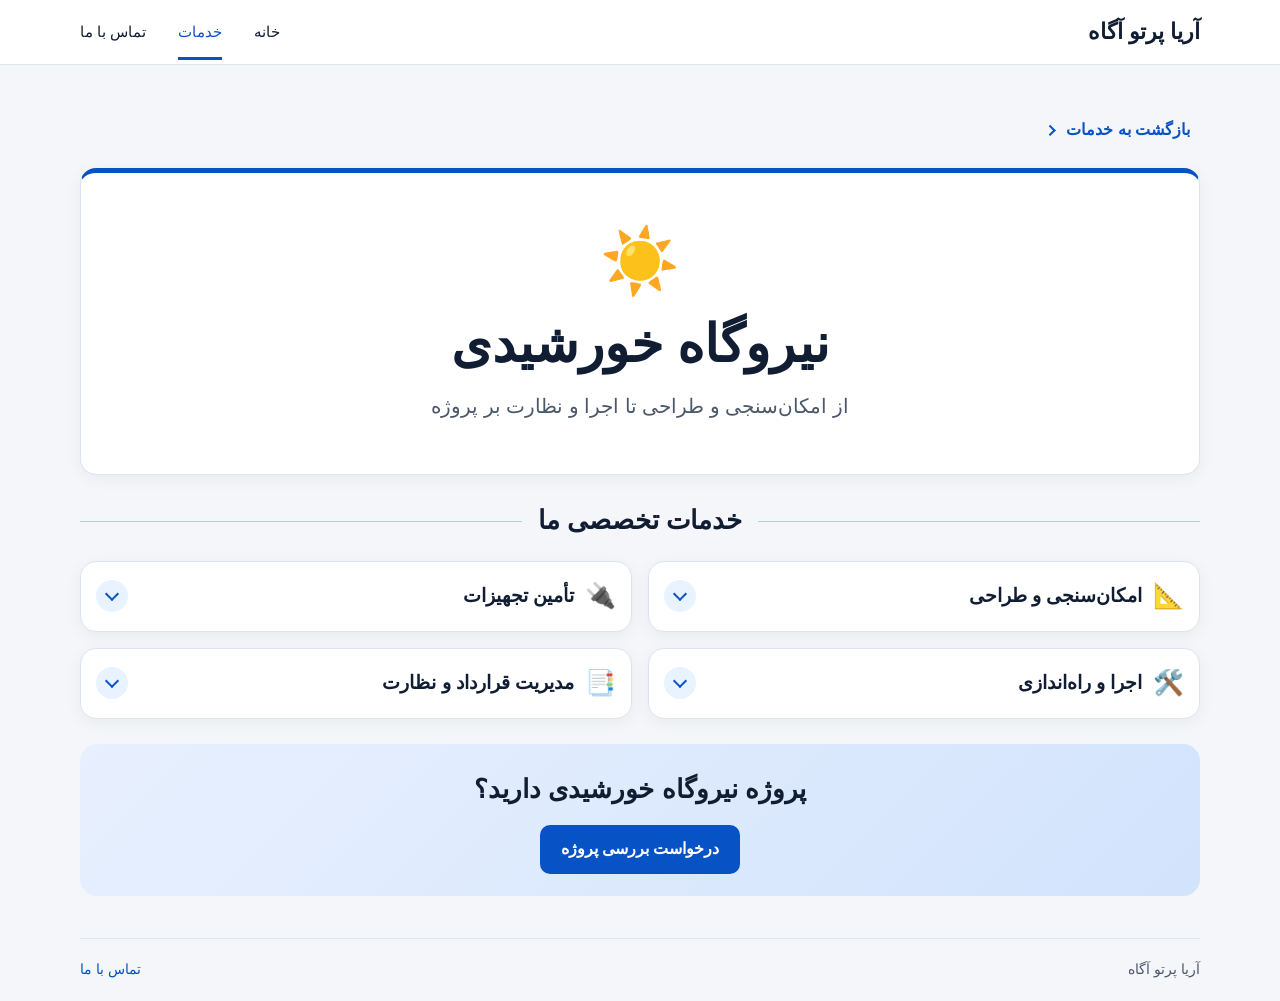
<file: solar.html>
<!doctype html>
<html lang="fa" dir="rtl">
<head>
  <meta charset="utf-8">
  <meta name="viewport" content="width=device-width, initial-scale=1">
  <meta name="robots" content="noindex">
  <title>نیروگاه خورشیدی | آریا پرتو آگاه</title>
  <link rel="stylesheet" href="site.css">
</head>
<body class="">
  <header class="site-header"><div class="wrap header-inner"><a class="brand" href="index.html">آریا پرتو آگاه</a><nav aria-label="منوی اصلی"><a href="index.html">خانه</a><a href="services.html" aria-current="page">خدمات</a><a href="contact.html">تماس با ما</a></nav></div></header>
  <main class="wrap">
    <a class="back" href="services.html">بازگشت به خدمات <span class="arrow" aria-hidden="true"></span></a>
    <section class="hero">
      <span class="hero-icon" aria-hidden="true">☀️</span>
      <h1>نیروگاه خورشیدی</h1>
      <p>از امکان‌سنجی و طراحی تا اجرا و نظارت بر پروژه</p>
    </section>
    <h2 class="section-title">خدمات تخصصی ما</h2>
    <div class="industrial-grid">
      <details class="accordion">
        <summary><span class="icon" aria-hidden="true">📐</span><span>امکان‌سنجی و طراحی</span><span class="arrow" aria-hidden="true"></span></summary>
        <ul>
          <li>بررسی محل احداث و شرایط نصب نیروگاه</li>
          <li>تعیین ظرفیت مناسب و طراحی نیروگاه متناسب با شرایط محل</li>
          <li>برآورد هزینهٔ سرمایه‌گذاری و دورهٔ بازگشت سرمایه</li>
        </ul>
      </details>
      <details class="accordion">
        <summary><span class="icon" aria-hidden="true">🔌</span><span>تأمین تجهیزات</span><span class="arrow" aria-hidden="true"></span></summary>
        <ul>
          <li>تعیین مشخصات پنل، اینورتر و سازهٔ نصب بر اساس طراحی نیروگاه</li>
          <li>تأمین مستقیم تجهیزات یا معرفی تأمین‌کنندهٔ مناسب، بسته به نیاز پروژه</li>
          <li>مقایسهٔ گزینه‌ها از نظر قیمت، زمان تحویل و شرایط ضمانت</li>
        </ul>
      </details>
      <details class="accordion">
        <summary><span class="icon" aria-hidden="true">🛠️</span><span>اجرا و راه‌اندازی</span><span class="arrow" aria-hidden="true"></span></summary>
        <ul>
          <li>اجرای مستقیم نیروگاه توسط تیم تخصصی آریا پرتو آگاه یا معرفی پیمانکار دارای رتبه، متناسب با پروژه</li>
          <li>نصب تجهیزات، انجام تست‌های فنی و راه‌اندازی نیروگاه</li>
        </ul>
      </details>
      <details class="accordion">
        <summary><span class="icon" aria-hidden="true">📑</span><span>مدیریت قرارداد و نظارت</span><span class="arrow" aria-hidden="true"></span></summary>
        <ul>
          <li>تنظیم اسناد فنی قرارداد و مشخص‌کردن دامنهٔ کار و تعهدات طرفین</li>
          <li>پیگیری پیشرفت پروژه بر اساس مفاد قرارداد و برنامهٔ زمان‌بندی</li>
          <li>نظارت بر کیفیت نصب و راه‌اندازی و پیگیری رفع نواقص تا تحویل نیروگاه</li>
        </ul>
      </details>
    </div>
    <section class="cta">
      <h2>پروژه نیروگاه خورشیدی دارید؟</h2>
      <a class="button" href="request.html?service=solar">درخواست بررسی پروژه</a>
    </section>
  </main>
  <footer class="wrap"><span>آریا پرتو آگاه</span><a href="contact.html">تماس با ما</a></footer>
</body>
</html>
</file>
<file: site.css>
:root {
  color-scheme: light;
  font-family: Tahoma, Arial, sans-serif;
  color: #101d33;
  background: #f4f6f9;
  --blue: #0752c5;
  --line: #dde4ee;
  --muted: #4b576a;
  --shadow: 0 4px 16px #1228430d;
}
* { box-sizing: border-box; }
body { margin: 0; line-height: 1.8; }
h1, h2, p { margin: 0; }
a { color: var(--blue); text-decoration: none; }
button, input, textarea { font: inherit; }
:focus-visible { outline: 3px solid #236de1; outline-offset: 4px; }
.wrap { width: min(100% - 32px, 1120px); margin-inline: auto; }
.site-header { background: #fff; border-bottom: 1px solid var(--line); }
.header-inner { min-height: 64px; display: flex; align-items: center; justify-content: space-between; gap: 10px; }
.brand { font-weight: 800; color: #101d33; font-size: clamp(1rem, 3.7vw, 1.35rem); }
nav { display: flex; gap: clamp(12px, 4vw, 32px); font-size: .92rem; }
nav a { color: #101d33; padding-block: 15px; }
nav a[aria-current] { color: var(--blue); box-shadow: inset 0 -3px var(--blue); }
main { padding-block: clamp(18px, 4vw, 42px); }
footer { display: flex; justify-content: space-between; gap: 12px; color: var(--muted); border-top: 1px solid var(--line); padding-block: 18px; font-size: .9rem; }
.arrow { display: inline-block; width: .52em; height: .52em; border-left: .14em solid currentColor; border-bottom: .14em solid currentColor; transform: rotate(45deg); flex: none; }
.icon { font-size: 1.55rem; line-height: 1; }
.details-link:hover, .back:hover { background: #edf4ff; }
.all-link, .back { display: inline-flex; gap: 12px; align-items: center; font-weight: bold; padding: 9px 10px; border-radius: 8px; }
.back { margin-block-end: 14px; }
.back .arrow { transform: rotate(225deg); }
.page-title { margin-block-end: 20px; font-size: clamp(1.7rem, 5vw, 2.5rem); }
.services-grid, .industrial-grid { display: grid; gap: 16px; }
.services-grid { grid-template-columns: repeat(3, minmax(0, 1fr)); }
.industrial-grid { grid-template-columns: repeat(2, minmax(0, 1fr)); align-items: start; }
.service-card, .hero, .accordion, .form-panel { background: #fff; border: 1px solid var(--line); border-radius: 16px; box-shadow: var(--shadow); }
.service-card { padding: 20px; display: flex; flex-direction: column; align-items: start; gap: 9px; }
.service-card h2, .contact h2 { font-size: 1.18rem; }
.service-card p { color: var(--muted); font-size: .92rem; margin-block-end: 6px; }
.details-link { margin-top: auto; display: inline-flex; align-items: center; gap: 12px; border: 1px solid #a4bfee; border-radius: 9px; padding: 7px 12px; font-weight: bold; }
.hero { padding: clamp(25px, 6vw, 50px) 16px; text-align: center; border-top: 5px solid var(--blue); }
.hero-icon { display: block; font-size: clamp(2.7rem, 8vw, 4rem); line-height: 1.2; margin-bottom: 8px; }
.hero h1 { font-size: clamp(2rem, 7vw, 3.25rem); line-height: 1.4; }
.hero p { color: var(--muted); font-size: clamp(.98rem, 3.6vw, 1.25rem); margin-top: 8px; }
.section-title { display: flex; align-items: center; gap: 16px; margin-block: 22px 16px; font-size: clamp(1.25rem, 4vw, 1.65rem); }
.section-title::before, .section-title::after { content: ""; height: 1px; flex: 1; background: #b3caf0; }
.accordion summary { list-style: none; display: grid; grid-template-columns: 31px 1fr 32px; align-items: center; gap: 11px; min-height: 69px; padding: 11px 15px; cursor: pointer; font-size: clamp(1rem, 4vw, 1.18rem); font-weight: bold; }
.accordion summary::-webkit-details-marker { display: none; }
.accordion summary:hover { background: #f5f8ff; border-radius: 16px; }
.accordion .arrow { width: 32px; height: 32px; border: 0; border-radius: 50%; color: var(--blue); background: #e9f2ff; display: grid; place-items: center; transform: none; }
.accordion .arrow::after { content: ""; width: 8px; height: 8px; border-bottom: 2px solid; border-right: 2px solid; transform: translateY(-2px) rotate(45deg); }
.accordion[open] .arrow::after { transform: translateY(2px) rotate(225deg); }
.accordion ul { margin: 0 14px 14px; padding: 12px 22px 0 0; border-top: 1px solid var(--line); color: var(--muted); }
.accordion li + li { margin-top: 5px; }
.cta { background: linear-gradient(135deg, #e8f0fe, #d2e3fc); text-align: center; border-radius: 17px; padding: 22px 14px; margin-top: 25px; }
.cta h2 { margin-bottom: 12px; font-size: clamp(1.18rem, 4vw, 1.65rem); }
.cta p { margin-bottom: 12px; }
.button { display: inline-block; border: 0; border-radius: 10px; padding: 10px 21px; color: #fff; background: var(--blue); font-weight: bold; cursor: pointer; }
.button:hover { background: #0643a1; }
.button:disabled { opacity: .6; cursor: default; }
.request-layout { display: grid; grid-template-columns: 2fr 1fr; gap: 16px; align-items: start; }
.form-panel { padding: clamp(15px, 4vw, 28px); }
.form-panel h1 { font-size: clamp(1.25rem, 5vw, 1.8rem); }
.contact p { margin-top: 8px; color: var(--muted); }
.contact-page { display: grid; gap: 16px; max-width: 820px; }
.contact-page h1 { margin-bottom: 8px; font-size: clamp(1.6rem, 6vw, 2.4rem); }
.contact-page h2 { font-size: 1.18rem; }
.contact-number { display: inline-block; margin-top: 16px; font-size: clamp(1.55rem, 6vw, 2.3rem); font-weight: bold; }
.contact-email { display: inline-block; max-width: 100%; overflow-wrap: anywhere; }
.contact-actions { display: flex; flex-wrap: wrap; gap: 10px; margin-top: 16px; }
.button-secondary { background: #edf4ff; color: var(--blue); }
.button-secondary:hover { background: #dceafe; }
.notice { margin-block: 12px; padding: 8px 12px; border-radius: 8px; color: #173d71; background: #eaf2ff; }
.fields, .choices { display: grid; grid-template-columns: repeat(2, minmax(0, 1fr)); gap: 12px; }
form label, legend { font-weight: bold; font-size: .92rem; }
form small { font-size: .73rem; color: var(--muted); font-weight: normal; }
input:not([type="checkbox"]), textarea { display: block; width: 100%; min-height: 44px; border: 1px solid #aebacf; border-radius: 8px; padding: 7px 10px; margin-top: 4px; background: #fff; color: inherit; font-weight: normal; }
input:disabled { background: #f0f2f5; }
textarea { resize: vertical; }
fieldset { min-width: 0; margin: 15px 0; border: 1px solid var(--line); border-radius: 9px; padding: 8px 10px 12px; }
.choice { display: flex; gap: 8px; align-items: center; min-height: 34px; font-weight: normal; cursor: pointer; }
.choice input { accent-color: var(--blue); width: 17px; height: 17px; flex: none; }
.hint, .status, .error { margin-block: 7px; font-size: .87rem; }
.hint { color: var(--muted); }
.error { color: #a22121; }
.status { color: #173d71; }
@media (max-width: 768px) {
  .services-grid, .industrial-grid, .request-layout { grid-template-columns: minmax(0, 1fr); }
}
@media (max-width: 460px) {
  .fields, .choices { grid-template-columns: minmax(0, 1fr); }
  .services-grid, .industrial-grid { gap: 10px; }
}
</file>
<file: home.css>
.home {
  --home-ink: #122723;
  --home-paper: #f5f4ed;
  --home-lime: #dff77c;
  background: var(--home-paper);
  color: var(--home-ink);
}

.home .wrap { width: min(100% - 64px, 1280px); }
.home main { padding: 0; }
.home .site-header { background: #0c211e; border-color: #ffffff20; }
.home .header-inner { min-height: 76px; gap: 16px; }
.home .brand { color: #f9faf3; font-size: clamp(1rem, 2.5vw, 1.35rem); }
.home nav { align-items: center; gap: clamp(14px, 3vw, 40px); }
.home nav a { color: #e2ebe2; padding: 12px 0; }
.home nav a[aria-current] { color: var(--home-lime); box-shadow: inset 0 -2px var(--home-lime); }
.home nav a:hover { color: var(--home-lime); }
.home :focus-visible { outline-color: #207864; }
.home .site-header :focus-visible, .home-hero :focus-visible { outline-color: var(--home-lime); }

.home-hero {
  display: grid;
  isolation: isolate;
  position: relative;
  background: #102924;
  color: #fff;
}

.home-hero::after {
  position: absolute;
  inset: 0;
  pointer-events: none;
}

.home-landscape {
  position: absolute;
  inset: 0;
  z-index: -2;
  overflow: hidden;
  container-type: size;
  background: #132c35;
  pointer-events: none;
}

.landscape-scene {
  position: absolute;
  bottom: 0;
  left: 0;
  width: max(100%, 222.23cqh, 710px);
  aspect-ratio: 20 / 9;
  scale: 1 calc(100cqh / max(45cqw, 100.0035cqh, 319.5px));
  transform-origin: bottom left;
  background:
    radial-gradient(circle at 6.3% 40.8%, #fffbd9 0 .65%, #ffe373 1%, #ffb83c88 3%, transparent 9%),
    radial-gradient(ellipse at 8% 45%, #ffbf62, #e58b4c 25%, #895a4a 45%, transparent 69%),
    linear-gradient(151deg, #635a59, #213743 37%, #112c38 72%);
}

.landscape-clouds, .landscape-ridge, .landscape-field, .landscape-wires {
  position: absolute;
  inset: 0;
}

.landscape-clouds {
  mask-image: linear-gradient(#000 40%, transparent 57%);
  background:
    radial-gradient(ellipse at 18% 19%, #ee9c6555, transparent 32%),
    radial-gradient(ellipse at 25% 23%, #514444bb, transparent 31%),
    radial-gradient(ellipse at 7% 26%, #6c5656c9, transparent 35%),
    radial-gradient(ellipse at 42% 16%, #2c3b45e0, transparent 42%),
    radial-gradient(ellipse at 52% 30%, #453e46aa, transparent 34%),
    radial-gradient(ellipse at 34% 34%, #ffb16c70, transparent 27%);
}

.landscape-clouds::before, .landscape-clouds::after {
  content: "";
  position: absolute;
  inset: 4% 24% 53% -12%;
  transform: rotate(8deg);
  filter: blur(6px);
  background:
    radial-gradient(ellipse at 7% 34%, #d07d4a93, transparent 23%),
    radial-gradient(ellipse at 29% 51%, #df8c5696, transparent 28%),
    radial-gradient(ellipse at 41% 54%, #655054, transparent 25%),
    radial-gradient(ellipse at 53% 32%, #9b675d9c, transparent 24%),
    radial-gradient(ellipse at 72% 68%, #263941aa, transparent 28%);
}

.landscape-clouds::after {
  inset: 15% 29% 54% -8%;
  transform: rotate(-11deg);
  opacity: .48;
}

.ridge-far {
  clip-path: polygon(0 43%, 4% 42%, 6% 43%, 9% 45%, 13% 46%, 19% 45%, 24% 43%, 26% 44%, 31% 41%, 33% 42%, 36% 43%, 40% 42%, 43% 44%, 47% 41%, 49% 38%, 50% 39%, 52% 37%, 53.4% 35.5%, 54.4% 36.3%, 55.2% 35%, 56.4% 35.8%, 58% 38%, 60% 39%, 61% 38.6%, 63% 40%, 64.5% 39.4%, 66% 40.2%, 68% 41%, 71% 44%, 73% 43.5%, 75% 45%, 79% 47%, 82% 47%, 85% 49%, 90% 48%, 94% 49%, 100% 51%, 100% 74%, 0 72%);
  background:
    linear-gradient(15deg, transparent 37%, #473d39 65%, transparent 70%),
    radial-gradient(ellipse at 53% 31%, #e5ad8b 0, #a57c69 5%, #535258 21%, transparent 39%),
    linear-gradient(90deg, #a15e32, #82604f 32%, #253943 79%);
}

.ridge-middle {
  clip-path: polygon(0 45%, 5% 49%, 9% 50%, 13% 53%, 21% 54%, 27% 51%, 31% 53%, 38% 49%, 42% 50%, 46% 54%, 53% 57%, 59% 56%, 65% 59%, 71% 57%, 80% 63%, 85% 61%, 91% 62%, 94% 60%, 100% 62%, 100% 100%, 0 100%);
  background: linear-gradient(106deg, #9e5630, #87573b 24%, #4a4240 52%, #1d3239 85%);
}

.ridge-near {
  clip-path: polygon(0 48%, 6% 47%, 10% 48%, 14% 49%, 19% 52%, 24% 53%, 28% 56%, 33% 56%, 39% 59%, 45% 60%, 52% 63%, 57% 63%, 60% 65%, 66% 64%, 72% 66%, 76% 64%, 83% 65%, 91% 63%, 96% 65%, 100% 64%, 100% 100%, 0 100%);
  background: linear-gradient(155deg, #925630 19%, #563b2c 42%, #2a2c28 61%, #152930 87%);
}

.landscape-field {
  inset: 64% 0 0;
  background:
    repeating-linear-gradient(167deg, transparent 0 8px, #b4804b10 9px, transparent 11px 16px),
    repeating-linear-gradient(7deg, transparent 0 9px, #0002 10px 12px, transparent 14px 22px),
    radial-gradient(ellipse at 18% 2%, #76543776, transparent 64%),
    linear-gradient(0deg, #151919, transparent);
  mask-image: linear-gradient(transparent, #000 42%, #000);
}

.landscape-tower {
  position: absolute;
  top: var(--top);
  left: var(--left);
  width: var(--width);
  aspect-ratio: 136 / 350;
}

.landscape-tower i {
  position: absolute;
  top: var(--y);
  left: var(--x);
  width: var(--l);
  height: var(--stroke, .8px);
  background: var(--ink, #3b2e29);
  transform: rotate(var(--a));
  transform-origin: left center;
}

.landscape-tower i:nth-child(1) { --x:50%;--y:0%;--l:18.9%;--a:103.5deg; }
.landscape-tower i:nth-child(2) { --x:50%;--y:0%;--l:18.9%;--a:76.5deg; }
.landscape-tower i:nth-child(3) { --x:45.59%;--y:7.14%;--l:8.82%;--a:0.0deg; }
.landscape-tower i:nth-child(4) { --x:45.59%;--y:7.14%;--l:20.07%;--a:98.4deg; }
.landscape-tower i:nth-child(5) { --x:54.41%;--y:7.14%;--l:20.07%;--a:81.6deg; }
.landscape-tower i:nth-child(6) { --x:42.65%;--y:14.86%;--l:14.71%;--a:0.0deg; }
.landscape-tower i:nth-child(7) { --x:45.59%;--y:7.14%;--l:23.08%;--a:59.3deg; }
.landscape-tower i:nth-child(8) { --x:54.41%;--y:7.14%;--l:23.08%;--a:120.7deg; }
.landscape-tower i:nth-child(9) { --x:42.65%;--y:14.86%;--l:23.54%;--a:91.8deg; }
.landscape-tower i:nth-child(10) { --x:57.35%;--y:14.86%;--l:23.54%;--a:88.2deg; }
.landscape-tower i:nth-child(11) { --x:41.91%;--y:24%;--l:16.18%;--a:0.0deg; }
.landscape-tower i:nth-child(12) { --x:42.65%;--y:14.86%;--l:28.14%;--a:56.7deg; }
.landscape-tower i:nth-child(13) { --x:57.35%;--y:14.86%;--l:28.14%;--a:123.3deg; }
.landscape-tower i:nth-child(14) { --x:41.91%;--y:24%;--l:23.58%;--a:93.6deg; }
.landscape-tower i:nth-child(15) { --x:58.09%;--y:24%;--l:23.58%;--a:86.4deg; }
.landscape-tower i:nth-child(16) { --x:40.44%;--y:33.14%;--l:19.12%;--a:0.0deg; }
.landscape-tower i:nth-child(17) { --x:41.91%;--y:24%;--l:29.41%;--a:53.1deg; }
.landscape-tower i:nth-child(18) { --x:58.09%;--y:24%;--l:29.41%;--a:126.9deg; }
.landscape-tower i:nth-child(19) { --x:40.44%;--y:33.14%;--l:27.25%;--a:93.1deg; }
.landscape-tower i:nth-child(20) { --x:59.56%;--y:33.14%;--l:27.25%;--a:86.9deg; }
.landscape-tower i:nth-child(21) { --x:38.97%;--y:43.71%;--l:22.06%;--a:0.0deg; }
.landscape-tower i:nth-child(22) { --x:40.44%;--y:33.14%;--l:34.12%;--a:52.9deg; }
.landscape-tower i:nth-child(23) { --x:59.56%;--y:33.14%;--l:34.12%;--a:127.1deg; }
.landscape-tower i:nth-child(24) { --x:38.97%;--y:43.71%;--l:28.76%;--a:94.4deg; }
.landscape-tower i:nth-child(25) { --x:61.03%;--y:43.71%;--l:28.76%;--a:85.6deg; }
.landscape-tower i:nth-child(26) { --x:36.76%;--y:54.86%;--l:26.47%;--a:0.0deg; }
.landscape-tower i:nth-child(27) { --x:38.97%;--y:43.71%;--l:37.56%;--a:49.8deg; }
.landscape-tower i:nth-child(28) { --x:61.03%;--y:43.71%;--l:37.56%;--a:130.2deg; }
.landscape-tower i:nth-child(29) { --x:36.76%;--y:54.86%;--l:29.64%;--a:97.1deg; }
.landscape-tower i:nth-child(30) { --x:63.24%;--y:54.86%;--l:29.64%;--a:82.9deg; }
.landscape-tower i:nth-child(31) { --x:33.09%;--y:66.29%;--l:33.82%;--a:0.0deg; }
.landscape-tower i:nth-child(32) { --x:36.76%;--y:54.86%;--l:42.12%;--a:44.3deg; }
.landscape-tower i:nth-child(33) { --x:63.24%;--y:54.86%;--l:42.12%;--a:135.7deg; }
.landscape-tower i:nth-child(34) { --x:33.09%;--y:66.29%;--l:31.2%;--a:98.1deg; }
.landscape-tower i:nth-child(35) { --x:66.91%;--y:66.29%;--l:31.2%;--a:81.9deg; }
.landscape-tower i:nth-child(36) { --x:28.68%;--y:78.29%;--l:42.65%;--a:0.0deg; }
.landscape-tower i:nth-child(37) { --x:33.09%;--y:66.29%;--l:49.15%;--a:38.9deg; }
.landscape-tower i:nth-child(38) { --x:66.91%;--y:66.29%;--l:49.15%;--a:141.1deg; }
.landscape-tower i:nth-child(39) { --x:28.68%;--y:78.29%;--l:29.86%;--a:99.9deg; }
.landscape-tower i:nth-child(40) { --x:71.32%;--y:78.29%;--l:29.86%;--a:80.1deg; }
.landscape-tower i:nth-child(41) { --x:23.53%;--y:89.71%;--l:52.94%;--a:0.0deg; }
.landscape-tower i:nth-child(42) { --x:28.68%;--y:78.29%;--l:56.12%;--a:31.6deg; }
.landscape-tower i:nth-child(43) { --x:71.32%;--y:78.29%;--l:56.12%;--a:148.4deg; }
.landscape-tower i:nth-child(44) { --x:23.53%;--y:89.71%;--l:26.97%;--a:101.0deg; }
.landscape-tower i:nth-child(45) { --x:76.47%;--y:89.71%;--l:26.97%;--a:79.0deg; }
.landscape-tower i:nth-child(46) { --x:18.38%;--y:100%;--l:63.24%;--a:0.0deg; }
.landscape-tower i:nth-child(47) { --x:23.53%;--y:89.71%;--l:63.84%;--a:24.5deg; }
.landscape-tower i:nth-child(48) { --x:76.47%;--y:89.71%;--l:63.84%;--a:155.5deg; }
.landscape-tower i:nth-child(49) { --x:42.65%;--y:15.43%;--l:45.4%;--a:155.1deg; }
.landscape-tower i:nth-child(50) { --x:57.35%;--y:15.43%;--l:45.4%;--a:24.9deg; }
.landscape-tower i:nth-child(51) { --x:1.47%;--y:22.86%;--l:97.06%;--a:0.0deg; }
.landscape-tower i:nth-child(52) { --x:42.65%;--y:15.43%;--l:27.19%;--a:135.3deg; }
.landscape-tower i:nth-child(53) { --x:22.06%;--y:19.14%;--l:22.7%;--a:24.9deg; }
.landscape-tower i:nth-child(54) { --x:22.06%;--y:19.14%;--l:14.12%;--a:137.4deg; }
.landscape-tower i:nth-child(55) { --x:1.47%;--y:22.86%;--l:17.65%;--a:90.0deg; }
.landscape-tower i:nth-child(56) { --x:57.35%;--y:15.43%;--l:27.19%;--a:44.7deg; }
.landscape-tower i:nth-child(57) { --x:77.94%;--y:19.14%;--l:22.7%;--a:155.1deg; }
.landscape-tower i:nth-child(58) { --x:77.94%;--y:19.14%;--l:14.12%;--a:42.6deg; }
.landscape-tower i:nth-child(59) { --x:98.53%;--y:22.86%;--l:17.65%;--a:90.0deg; }
.landscape-tower i:nth-child(60) { --x:40.44%;--y:31.43%;--l:41.78%;--a:151.6deg; }
.landscape-tower i:nth-child(61) { --x:59.56%;--y:31.43%;--l:41.78%;--a:28.4deg; }
.landscape-tower i:nth-child(62) { --x:3.68%;--y:39.14%;--l:92.65%;--a:0.0deg; }
.landscape-tower i:nth-child(63) { --x:40.44%;--y:31.43%;--l:25.45%;--a:128.7deg; }
.landscape-tower i:nth-child(64) { --x:22.06%;--y:35.29%;--l:20.89%;--a:28.4deg; }
.landscape-tower i:nth-child(65) { --x:22.06%;--y:35.29%;--l:13.17%;--a:131.1deg; }
.landscape-tower i:nth-child(66) { --x:3.68%;--y:39.14%;--l:17.65%;--a:90.0deg; }
.landscape-tower i:nth-child(67) { --x:59.56%;--y:31.43%;--l:25.45%;--a:51.3deg; }
.landscape-tower i:nth-child(68) { --x:77.94%;--y:35.29%;--l:20.89%;--a:151.6deg; }
.landscape-tower i:nth-child(69) { --x:77.94%;--y:35.29%;--l:13.17%;--a:48.9deg; }
.landscape-tower i:nth-child(70) { --x:96.32%;--y:39.14%;--l:17.65%;--a:90.0deg; }
.landscape-tower i:nth-child(71) { --x:37.5%;--y:48.86%;--l:27.75%;--a:148.0deg; }
.landscape-tower i:nth-child(72) { --x:62.5%;--y:48.86%;--l:27.75%;--a:32.0deg; }
.landscape-tower i:nth-child(73) { --x:13.97%;--y:54.57%;--l:72.06%;--a:0.0deg; }
.landscape-tower i:nth-child(74) { --x:37.5%;--y:48.86%;--l:16.43%;--a:116.5deg; }
.landscape-tower i:nth-child(75) { --x:25.74%;--y:51.71%;--l:13.87%;--a:32.0deg; }
.landscape-tower i:nth-child(76) { --x:25.74%;--y:51.71%;--l:8.47%;--a:119.7deg; }
.landscape-tower i:nth-child(77) { --x:13.97%;--y:54.57%;--l:17.65%;--a:90.0deg; }
.landscape-tower i:nth-child(78) { --x:62.5%;--y:48.86%;--l:16.43%;--a:63.5deg; }
.landscape-tower i:nth-child(79) { --x:74.26%;--y:51.71%;--l:13.87%;--a:148.0deg; }
.landscape-tower i:nth-child(80) { --x:74.26%;--y:51.71%;--l:8.47%;--a:60.3deg; }
.landscape-tower i:nth-child(81) { --x:86.03%;--y:54.57%;--l:17.65%;--a:90.0deg; }

.landscape-wires { opacity: .65; }
.landscape-wires i {
  position: absolute;
  inset: 0;
  background: #362824;
  clip-path: polygon(var(--cable));
}

.landscape-array {
  position: absolute;
  inset: 0;
  background: #142a36;
  clip-path: polygon(var(--quad));
}

.array-front {
  --quad: 0 47%, 31% 65%, 51% 87%, 0 100%;
  --panel-top: 22%;
  --panel-left: -65%;
  --reflection: 40%;
}

.array-middle {
  --quad: 31% 64%, 52% 73%, 65% 84%, 46% 85%;
  --panel-top: 41%;
  --panel-left: -15%;
  --reflection: 24%;
}

.array-far {
  --quad: 52% 73%, 65% 78%, 76% 84%, 59% 84%;
  --panel-top: 49%;
  --panel-left: 13%;
  --reflection: 0%;
  filter: brightness(.62);
}

.landscape-panels {
  position: absolute;
  top: var(--panel-top);
  left: var(--panel-left);
  width: 125%;
  height: 115%;
  transform: skewX(54deg) rotate(-11deg);
  transform-origin: left top;
  background:
    repeating-linear-gradient(90deg, #e6be9688 0 .12%, transparent .23% 11.2%, #070e15 11.3% 11.6%),
    repeating-linear-gradient(0deg, #d3b2969c 0 .3%, transparent .48% 15%, #11191e 15.2% 15.7%),
    repeating-linear-gradient(90deg, #93b7c94c 0 .07%, transparent .13% 1.92%),
    repeating-linear-gradient(0deg, #93b7c94a 0 .1%, transparent .26% 3.45%),
    radial-gradient(ellipse 13% 24% at var(--reflection) 54%, #fa9d41ec, #b05f3275 55%, transparent),
    linear-gradient(125deg, #263e4d, #0b1b26 55%, #132c3b);
}

.home-landscape::after {
  content: "";
  position: absolute;
  inset: 0;
  background: linear-gradient(0deg, #050f15aa, transparent 29%);
}

.home-hero::after {
  content: "";
  z-index: -1;
  background:
    linear-gradient(270deg, #071d1af2 0%, #071d1ac7 25%, #071d1a1a 64%, transparent 85%),
    linear-gradient(0deg, #081e1c66 0%, transparent 52%);
}

.home-hero-inner {
  display: flex;
  flex-direction: column;
  align-items: flex-start;
  justify-content: center;
  min-height: clamp(380px, 36vw, 525px);
  padding-block: 36px 48px;
}

.home-hero h1 {
  font-family: "Segoe UI", Tahoma, sans-serif;
  font-size: clamp(2.45rem, 5.3vw, 5.2rem);
  font-weight: 800;
  line-height: 1.35;
  text-shadow: 0 4px 28px #071d1a80;
}

.home-hero h1 span { color: var(--home-lime); }
.home-primary {
  display: inline-flex;
  align-items: center;
  gap: 18px;
  min-height: 52px;
  margin-top: clamp(21px, 3vw, 35px);
  padding: 8px 21px;
  border-radius: 8px;
  background: var(--home-lime);
  color: #14251a;
  font-size: clamp(1rem, 2.5vw, 1.24rem);
  font-weight: 800;
}
.home-primary:hover { background: #efffb9; }
.home-primary .arrow { transform: rotate(-45deg); }

.home-services { padding-block: clamp(23px, 3.2vw, 42px); scroll-margin-top: 14px; }
.home-services h2 { font-size: clamp(1.5rem, 3vw, 2.2rem); font-weight: 800; line-height: 1.5; }
.featured-list {
  display: grid;
  grid-template-columns: repeat(3, minmax(0, 1fr));
  gap: clamp(8px, 1.5vw, 20px);
  margin-block: 14px;
}

.feature-card {
  --card-fill: #fffdf7;
  --symbol-fill: #e7e9de;
  display: grid;
  grid-template-columns: auto minmax(0, 1fr) auto;
  align-items: center;
  gap: clamp(8px, 1.2vw, 18px);
  min-height: 99px;
  padding: clamp(12px, 1.55vw, 22px);
  border: 1px solid #1c453224;
  border-radius: 14px;
  background: var(--card-fill);
  color: var(--home-ink);
  font-size: clamp(1rem, 2vw, 1.5rem);
  line-height: 1.6;
  box-shadow: 0 6px 16px #263f2710;
  transition: transform 180ms ease, border-color 180ms ease, box-shadow 180ms ease;
}
.feature-industrial { --card-fill: #fefbf1; --symbol-fill: #fbe9b6; }
.feature-solar { --card-fill: #f7faee; --symbol-fill: #e1edb9; }
.feature-efficiency { --card-fill: #eef6f2; --symbol-fill: #d6eae0; }
.feature-card:hover { transform: translateY(-3px); border-color: #317962; box-shadow: 0 9px 22px #263f2722; }
.service-symbol, .card-action {
  display: grid;
  place-items: center;
  aspect-ratio: 1;
}
.service-symbol {
  width: clamp(36px, 4.4vw, 58px);
  border-radius: 12px;
  background: var(--symbol-fill);
  font-size: clamp(1.25rem, 2.4vw, 1.85rem);
}
.card-action {
  width: 32px;
  border: 1px solid #376b5352;
  border-radius: 50%;
  color: #20573f;
  font-size: .85rem;
}
.feature-card:hover .card-action { background: #245643; color: #fff; }
.home .all-link { min-height: 44px; padding-inline: 2px; color: #245643; }
.home .all-link:hover { text-decoration: underline; }
.home footer { color: #445a51; border-color: #1c453229; }
.home footer a { color: #245643; }

@media (max-width: 850px) {
  .home .wrap { width: calc(100% - 36px); }
  .home .header-inner { min-height: 60px; }
  .home-hero-inner { min-height: clamp(300px, 55vw, 400px); }
  .featured-list { grid-template-columns: minmax(0, 1fr); }
  .feature-card { min-height: 69px; gap: 14px; font-size: clamp(1.06rem, 4.7vw, 1.4rem); }
}

@media (max-width: 500px) {
  .home .wrap { width: calc(100% - 32px); }
  .home .header-inner { gap: 10px; }
  .home nav { gap: 11px; font-size: .77rem; }
  .home .brand { font-size: .95rem; }
  .home-hero::after {
    background: linear-gradient(270deg, #061c18e8 4%, #061c18bb 50%, #061c184a 100%);
  }
  .home-hero h1 { font-size: clamp(1.75rem, 8.5vw, 2.65rem); }
}

@media (prefers-reduced-motion: reduce) {
  .feature-card { transition: none; }
  .feature-card:hover { transform: none; }
}
</file>
